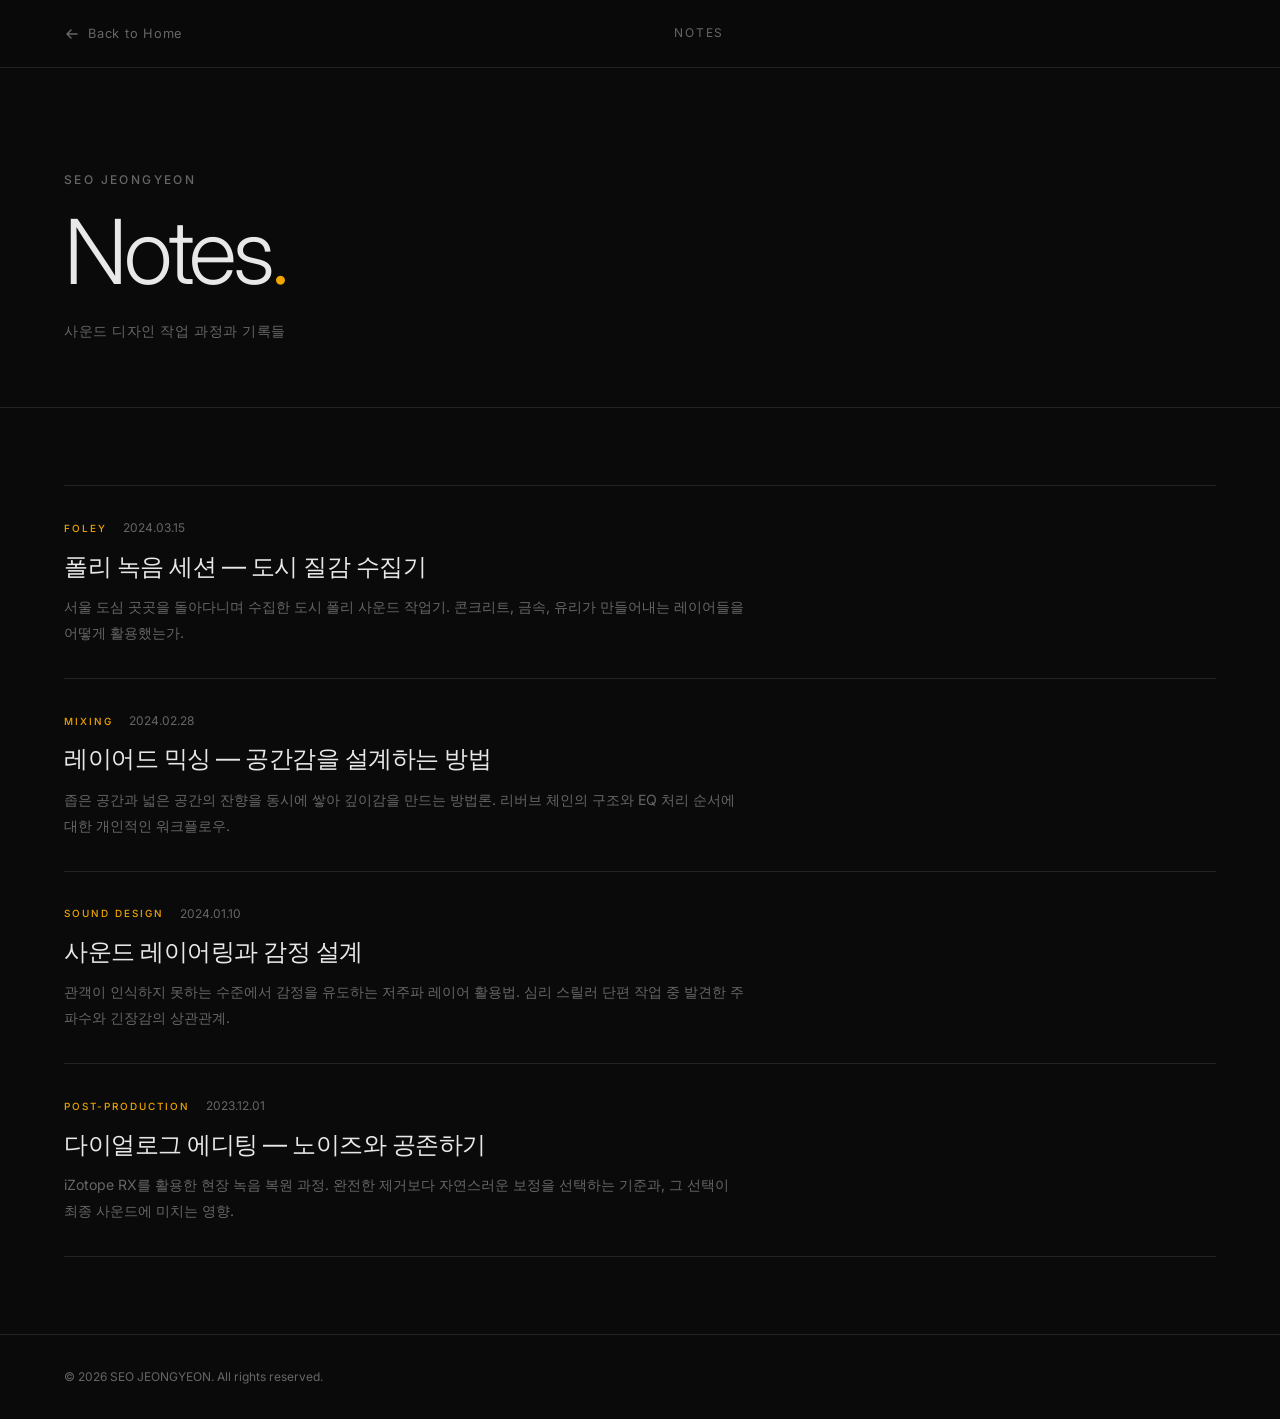
<file: notes/index.html>
<!DOCTYPE html>
<html lang="ko">
<head>
  <meta charset="UTF-8" />
  <meta name="viewport" content="width=device-width, initial-scale=1.0" />
  <meta name="description" content="SEO JEONGYEON — 사운드 디자인 작업 일지" />
  <title>Notes — SEO JEONGYEON</title>
  <link rel="preconnect" href="https://fonts.googleapis.com" />
  <link rel="preconnect" href="https://fonts.gstatic.com" crossorigin />
  <link href="https://fonts.googleapis.com/css2?family=Inter:wght@300;400;500;600&display=swap" rel="stylesheet" />
  <link rel="stylesheet" href="../style.css" />
  <!-- Google Analytics -->
  <script async src="https://www.googletagmanager.com/gtag/js?id=G-EVB23PLC7V"></script>
  <script>
    window.dataLayer = window.dataLayer || [];
    function gtag(){dataLayer.push(arguments);}
    gtag('js', new Date());
    gtag('config', 'G-EVB23PLC7V');
  </script>
</head>
<body>

  <!-- ── TOP BAR ────────────────────────────────────── -->
  <header class="pd-topbar">
    <div class="pd-topbar__inner">
      <a href="../index.html" class="pd-back-btn">
        <svg width="16" height="16" viewBox="0 0 16 16" fill="none" aria-hidden="true">
          <path d="M13 8H3M7 4L3 8l4 4" stroke="currentColor" stroke-width="1.5"
                stroke-linecap="round" stroke-linejoin="round"/>
        </svg>
        Back to Home
      </a>
      <span class="pd-topbar__label">Notes</span>
      <span aria-hidden="true"></span>
    </div>
  </header>

  <main style="padding-top: var(--nav-h)">

    <!-- ── HERO ─────────────────────────────────────── -->
    <section class="cr-hero">
      <div class="container">
        <p class="cr-hero__eyebrow">SEO JEONGYEON</p>
        <h1 class="cr-hero__title">Notes<span class="accent">.</span></h1>
        <p class="cr-hero__sub">사운드 디자인 작업 과정과 기록들</p>
      </div>
    </section>

    <!-- ── NOTE LIST ─────────────────────────────────── -->
    <section class="cr-section">
      <div class="container">
        <div class="note-list">

          <a href="note-01.html" class="note-card">
            <div class="note-card__meta">
              <span class="note-card__category">Foley</span>
              <span class="note-card__date">2024.03.15</span>
            </div>
            <h2 class="note-card__title">폴리 녹음 세션 — 도시 질감 수집기</h2>
            <p class="note-card__summary">서울 도심 곳곳을 돌아다니며 수집한 도시 폴리 사운드 작업기. 콘크리트, 금속, 유리가 만들어내는 레이어들을 어떻게 활용했는가.</p>
          </a>

          <a href="note-01.html" class="note-card">
            <div class="note-card__meta">
              <span class="note-card__category">Mixing</span>
              <span class="note-card__date">2024.02.28</span>
            </div>
            <h2 class="note-card__title">레이어드 믹싱 — 공간감을 설계하는 방법</h2>
            <p class="note-card__summary">좁은 공간과 넓은 공간의 잔향을 동시에 쌓아 깊이감을 만드는 방법론. 리버브 체인의 구조와 EQ 처리 순서에 대한 개인적인 워크플로우.</p>
          </a>

          <a href="note-01.html" class="note-card">
            <div class="note-card__meta">
              <span class="note-card__category">Sound Design</span>
              <span class="note-card__date">2024.01.10</span>
            </div>
            <h2 class="note-card__title">사운드 레이어링과 감정 설계</h2>
            <p class="note-card__summary">관객이 인식하지 못하는 수준에서 감정을 유도하는 저주파 레이어 활용법. 심리 스릴러 단편 작업 중 발견한 주파수와 긴장감의 상관관계.</p>
          </a>

          <a href="note-01.html" class="note-card">
            <div class="note-card__meta">
              <span class="note-card__category">Post-production</span>
              <span class="note-card__date">2023.12.01</span>
            </div>
            <h2 class="note-card__title">다이얼로그 에디팅 — 노이즈와 공존하기</h2>
            <p class="note-card__summary">iZotope RX를 활용한 현장 녹음 복원 과정. 완전한 제거보다 자연스러운 보정을 선택하는 기준과, 그 선택이 최종 사운드에 미치는 영향.</p>
          </a>

        </div>
      </div>
    </section>

  </main>

  <!-- ── FOOTER ─────────────────────────────────────── -->
  <footer class="pd-footer">
    <div class="container">
      <p>© <span id="year"></span> SEO JEONGYEON. All rights reserved.</p>
    </div>
  </footer>

  <script>
    document.getElementById('year').textContent = new Date().getFullYear();
  </script>
</body>
</html>
</file>
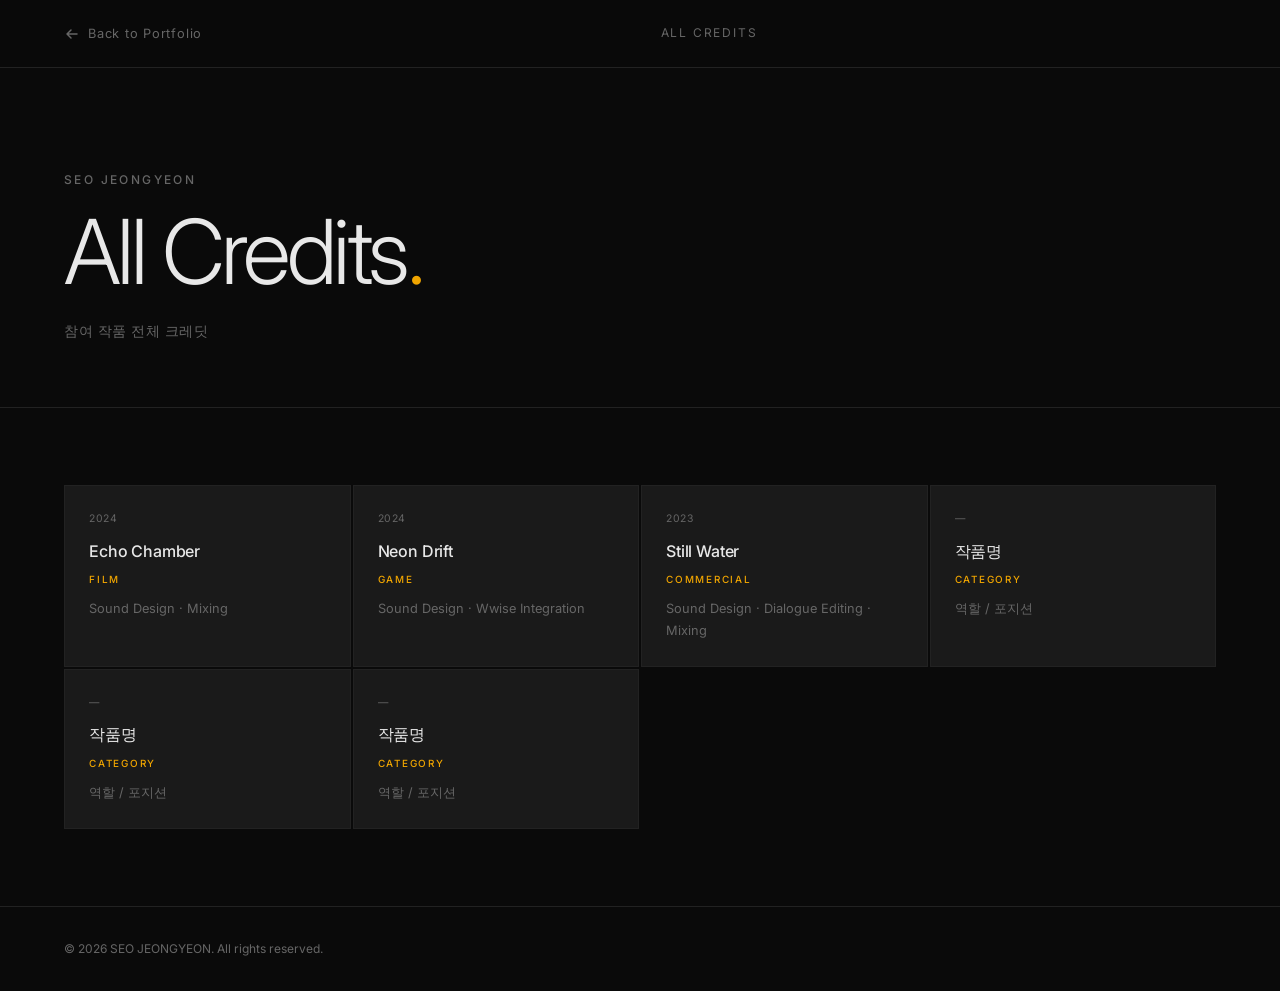
<file: credits.html>
<!DOCTYPE html>
<html lang="ko">
<head>
  <meta charset="UTF-8" />
  <meta name="viewport" content="width=device-width, initial-scale=1.0" />
  <meta name="description" content="SEO JEONGYEON — 전체 참여 크레딧" />
  <title>All Credits — SEO JEONGYEON</title>
  <link rel="preconnect" href="https://fonts.googleapis.com" />
  <link rel="preconnect" href="https://fonts.gstatic.com" crossorigin />
  <link href="https://fonts.googleapis.com/css2?family=Inter:wght@300;400;500;600&display=swap" rel="stylesheet" />
  <link rel="stylesheet" href="style.css" />
  <!-- Google Analytics -->
  <script async src="https://www.googletagmanager.com/gtag/js?id=G-EVB23PLC7V"></script>
  <script>
    window.dataLayer = window.dataLayer || [];
    function gtag(){dataLayer.push(arguments);}
    gtag('js', new Date());
    gtag('config', 'G-EVB23PLC7V');
  </script>
</head>
<body>

  <!-- ── TOP BAR ────────────────────────────────────── -->
  <header class="pd-topbar">
    <div class="pd-topbar__inner">
      <a href="index.html" class="pd-back-btn">
        <svg width="16" height="16" viewBox="0 0 16 16" fill="none" aria-hidden="true">
          <path d="M13 8H3M7 4L3 8l4 4" stroke="currentColor" stroke-width="1.5"
                stroke-linecap="round" stroke-linejoin="round"/>
        </svg>
        Back to Portfolio
      </a>
      <span class="pd-topbar__label">All Credits</span>
      <span aria-hidden="true"></span>
    </div>
  </header>

  <main style="padding-top: var(--nav-h)">

    <!-- ── HERO ───────────────────────────────────────── -->
    <section class="cr-hero">
      <div class="container">
        <p class="cr-hero__eyebrow">SEO JEONGYEON</p>
        <h1 class="cr-hero__title">All Credits<span class="accent">.</span></h1>
        <p class="cr-hero__sub">참여 작품 전체 크레딧</p>
      </div>
    </section>

    <!-- ── CREDITS GRID ───────────────────────────────── -->
    <section class="cr-section">
      <div class="container">
        <div class="credits-grid">

          <div class="credit-card">
            <p class="credit-card__year">2024</p>
            <p class="credit-card__title">Echo Chamber</p>
            <p class="credit-card__category">Film</p>
            <p class="credit-card__role">Sound Design · Mixing</p>
          </div>

          <div class="credit-card">
            <p class="credit-card__year">2024</p>
            <p class="credit-card__title">Neon Drift</p>
            <p class="credit-card__category">Game</p>
            <p class="credit-card__role">Sound Design · Wwise Integration</p>
          </div>

          <div class="credit-card">
            <p class="credit-card__year">2023</p>
            <p class="credit-card__title">Still Water</p>
            <p class="credit-card__category">Commercial</p>
            <p class="credit-card__role">Sound Design · Dialogue Editing · Mixing</p>
          </div>

          <!-- 아래 카드들은 실제 참여 작품으로 교체하세요 -->
          <div class="credit-card">
            <p class="credit-card__year">—</p>
            <p class="credit-card__title">작품명</p>
            <p class="credit-card__category">Category</p>
            <p class="credit-card__role">역할 / 포지션</p>
          </div>

          <div class="credit-card">
            <p class="credit-card__year">—</p>
            <p class="credit-card__title">작품명</p>
            <p class="credit-card__category">Category</p>
            <p class="credit-card__role">역할 / 포지션</p>
          </div>

          <div class="credit-card">
            <p class="credit-card__year">—</p>
            <p class="credit-card__title">작품명</p>
            <p class="credit-card__category">Category</p>
            <p class="credit-card__role">역할 / 포지션</p>
          </div>

        </div>
      </div>
    </section>

  </main>

  <!-- ── FOOTER ─────────────────────────────────────── -->
  <footer class="pd-footer">
    <div class="container">
      <p>© <span id="year"></span> SEO JEONGYEON. All rights reserved.</p>
    </div>
  </footer>

  <script>
    document.getElementById('year').textContent = new Date().getFullYear();
  </script>
</body>
</html>
</file>
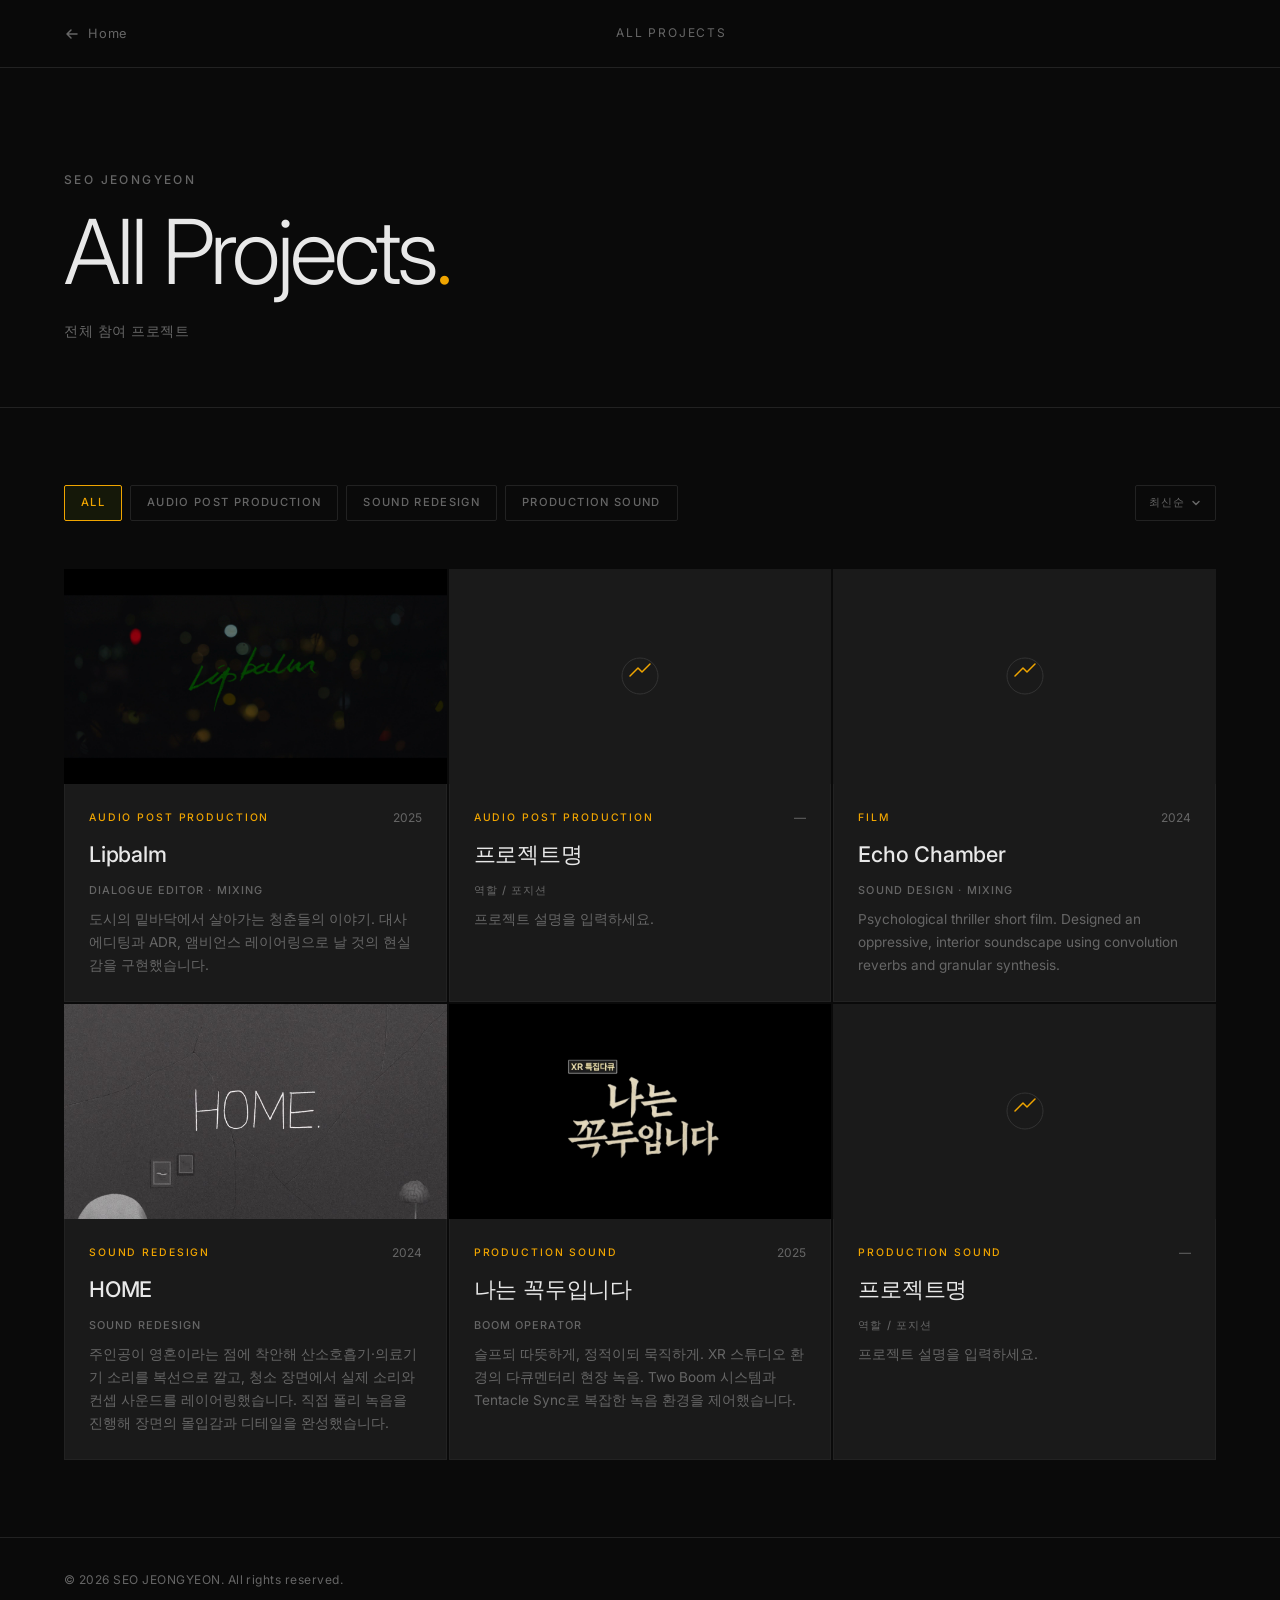
<file: projects.html>
<!DOCTYPE html>
<html lang="ko">
<head>
  <meta charset="UTF-8" />
  <meta name="viewport" content="width=device-width, initial-scale=1.0" />
  <meta name="description" content="SEO JEONGYEON — 전체 프로젝트" />
  <title>All Projects — SEO JEONGYEON</title>
  <link rel="preconnect" href="https://fonts.googleapis.com" />
  <link rel="preconnect" href="https://fonts.gstatic.com" crossorigin />
  <link href="https://fonts.googleapis.com/css2?family=Inter:wght@300;400;500;600&display=swap" rel="stylesheet" />
  <link rel="stylesheet" href="style.css" />
  <!-- Google Analytics -->
  <script async src="https://www.googletagmanager.com/gtag/js?id=G-EVB23PLC7V"></script>
  <script>
    window.dataLayer = window.dataLayer || [];
    function gtag(){dataLayer.push(arguments);}
    gtag('js', new Date());
    gtag('config', 'G-EVB23PLC7V');
  </script>
</head>
<body>

  <!-- ── TOP BAR ────────────────────────────────────── -->
  <header class="pd-topbar">
    <div class="pd-topbar__inner">
      <a href="index.html" class="pd-back-btn">
        <svg width="16" height="16" viewBox="0 0 16 16" fill="none" aria-hidden="true">
          <path d="M13 8H3M7 4L3 8l4 4" stroke="currentColor" stroke-width="1.5"
                stroke-linecap="round" stroke-linejoin="round"/>
        </svg>
        Home
      </a>
      <span class="pd-topbar__label">All Projects</span>
      <span aria-hidden="true"></span>
    </div>
  </header>

  <main style="padding-top: var(--nav-h)">

    <!-- ── HERO ─────────────────────────────────────── -->
    <section class="cr-hero">
      <div class="container">
        <p class="cr-hero__eyebrow">SEO JEONGYEON</p>
        <h1 class="cr-hero__title">All Projects<span class="accent">.</span></h1>
        <p class="cr-hero__sub">전체 참여 프로젝트</p>
      </div>
    </section>

    <!-- ── PROJECT LIST ──────────────────────────────── -->
    <section class="cr-section">
      <div class="container">

        <!-- Category Filter + Sort -->
        <div class="work__controls">
          <div class="work__filters" role="group" aria-label="카테고리 필터">
            <button class="filter-btn active" data-filter="all">All</button>
            <button class="filter-btn" data-filter="post">Audio Post Production</button>
            <button class="filter-btn" data-filter="sound-redesign">Sound Redesign</button>
            <button class="filter-btn" data-filter="production">Production Sound</button>
          </div>
          <div class="sort-dropdown" id="sortDropdown">
            <button class="sort-dropdown__trigger" id="sortTrigger" aria-haspopup="listbox" aria-expanded="false">
              <span id="sortLabel">최신순</span>
              <svg width="10" height="10" viewBox="0 0 10 10" fill="none" aria-hidden="true">
                <path d="M2 3.5L5 6.5L8 3.5" stroke="currentColor" stroke-width="1.5"
                      stroke-linecap="round" stroke-linejoin="round"/>
              </svg>
            </button>
            <ul class="sort-dropdown__menu" role="listbox" aria-label="정렬 방식">
              <li class="sort-dropdown__item active" role="option" data-sort="newest" aria-selected="true">최신순</li>
              <li class="sort-dropdown__item" role="option" data-sort="oldest" aria-selected="false">오래된 순</li>
            </ul>
          </div>
        </div>

        <div class="work__grid">

          <!-- ── Audio Post Production ── -->
          <a href="projects/project-03.html"
             class="project-card-link"
             data-category="post"
             data-year="2025"
             aria-label="Lipbalm 프로젝트 상세 보기">
            <article class="project-card">
              <figure class="project-card__media">
                <video class="project-card__video" muted loop playsinline preload="none"
                       poster="videos/lipbalm_card_thumb.jpg">
                </video>
                <div class="project-card__fallback" aria-hidden="true">
                  <svg width="40" height="40" viewBox="0 0 40 40" fill="none">
                    <path d="M10 20l8-8 4 4 8-8" stroke="#F0A500" stroke-width="1.5"
                          stroke-linecap="round" stroke-linejoin="round"/>
                    <circle cx="20" cy="20" r="18" stroke="#333" stroke-width="1"/>
                  </svg>
                </div>
                <div class="project-card__overlay" aria-hidden="true">
                  <span class="project-card__view-label">View Project
                    <svg width="14" height="14" viewBox="0 0 14 14" fill="none">
                      <path d="M2 7h10M8 3l4 4-4 4" stroke="currentColor"
                            stroke-width="1.5" stroke-linecap="round" stroke-linejoin="round"/>
                    </svg>
                  </span>
                </div>
              </figure>
              <div class="project-card__info">
                <div class="project-card__meta">
                  <span class="project-card__category">Audio Post Production</span>
                  <span class="project-card__year">2025</span>
                </div>
                <h3 class="project-card__title">Lipbalm</h3>
                <p class="project-card__role">Dialogue Editor · Mixing</p>
                <p class="project-card__desc">도시의 밑바닥에서 살아가는 청춘들의 이야기. 대사 에디팅과 ADR, 앰비언스 레이어링으로 날 것의 현실감을 구현했습니다.</p>
              </div>
            </article>
          </a>

          <a href="#"
             class="project-card-link"
             data-category="post"
             data-year="0"
             aria-label="프로젝트 추가 예정">
            <article class="project-card">
              <figure class="project-card__media">
                <div class="project-card__fallback" aria-hidden="true">
                  <svg width="40" height="40" viewBox="0 0 40 40" fill="none">
                    <path d="M10 20l8-8 4 4 8-8" stroke="#F0A500" stroke-width="1.5"
                          stroke-linecap="round" stroke-linejoin="round"/>
                    <circle cx="20" cy="20" r="18" stroke="#333" stroke-width="1"/>
                  </svg>
                </div>
              </figure>
              <div class="project-card__info">
                <div class="project-card__meta">
                  <span class="project-card__category">Audio Post Production</span>
                  <span class="project-card__year">—</span>
                </div>
                <h3 class="project-card__title">프로젝트명</h3>
                <p class="project-card__role">역할 / 포지션</p>
                <p class="project-card__desc">프로젝트 설명을 입력하세요.</p>
              </div>
            </article>
          </a>

          <!-- ── Sound Redesign ── -->
          <a href="projects/project-01.html"
             class="project-card-link"
             data-category="sound-redesign"
             data-year="2024"
             aria-label="Echo Chamber 프로젝트 상세 보기">
            <article class="project-card">
              <figure class="project-card__media">
                <video class="project-card__video" muted loop playsinline preload="none">
                  <!-- <source src="videos/echo-chamber.mp4" type="video/mp4"> -->
                </video>
                <div class="project-card__fallback" aria-hidden="true">
                  <svg width="40" height="40" viewBox="0 0 40 40" fill="none">
                    <path d="M10 20l8-8 4 4 8-8" stroke="#F0A500" stroke-width="1.5"
                          stroke-linecap="round" stroke-linejoin="round"/>
                    <circle cx="20" cy="20" r="18" stroke="#333" stroke-width="1"/>
                  </svg>
                </div>
                <div class="project-card__overlay" aria-hidden="true">
                  <span class="project-card__view-label">View Project
                    <svg width="14" height="14" viewBox="0 0 14 14" fill="none">
                      <path d="M2 7h10M8 3l4 4-4 4" stroke="currentColor"
                            stroke-width="1.5" stroke-linecap="round" stroke-linejoin="round"/>
                    </svg>
                  </span>
                </div>
              </figure>
              <div class="project-card__info">
                <div class="project-card__meta">
                  <span class="project-card__category">Film</span>
                  <span class="project-card__year">2024</span>
                </div>
                <h3 class="project-card__title">Echo Chamber</h3>
                <p class="project-card__role">Sound Design · Mixing</p>
                <p class="project-card__desc">Psychological thriller short film. Designed an oppressive,
                  interior soundscape using convolution reverbs and granular synthesis.</p>
              </div>
            </article>
          </a>

          <a href="projects/project-home.html"
             class="project-card-link"
             data-category="sound-redesign"
             data-year="2024"
             aria-label="HOME 프로젝트 상세 보기">
            <article class="project-card">
              <figure class="project-card__media">
                <video class="project-card__video" muted loop playsinline preload="none"
                       poster="videos/HOME_SJY_thumb.jpg">
                  <source src="videos/HOME_SJY.mp4" type="video/mp4">
                </video>
                <div class="project-card__fallback" aria-hidden="true">
                  <svg width="40" height="40" viewBox="0 0 40 40" fill="none">
                    <path d="M10 20l8-8 4 4 8-8" stroke="#F0A500" stroke-width="1.5"
                          stroke-linecap="round" stroke-linejoin="round"/>
                    <circle cx="20" cy="20" r="18" stroke="#333" stroke-width="1"/>
                  </svg>
                </div>
                <div class="project-card__overlay" aria-hidden="true">
                  <span class="project-card__view-label">View Project
                    <svg width="14" height="14" viewBox="0 0 14 14" fill="none">
                      <path d="M2 7h10M8 3l4 4-4 4" stroke="currentColor"
                            stroke-width="1.5" stroke-linecap="round" stroke-linejoin="round"/>
                    </svg>
                  </span>
                </div>
              </figure>
              <div class="project-card__info">
                <div class="project-card__meta">
                  <span class="project-card__category">Sound Redesign</span>
                  <span class="project-card__year">2024</span>
                </div>
                <h3 class="project-card__title">HOME</h3>
                <p class="project-card__role">Sound Redesign</p>
                <p class="project-card__desc">주인공이 영혼이라는 점에 착안해 산소호흡기·의료기기 소리를 복선으로 깔고, 청소 장면에서 실제 소리와 컨셉 사운드를 레이어링했습니다. 직접 폴리 녹음을 진행해 장면의 몰입감과 디테일을 완성했습니다.</p>
              </div>
            </article>
          </a>

          <!-- ── Production Sound ── -->
          <a href="projects/project-02.html"
             class="project-card-link"
             data-category="production"
             data-year="2025"
             aria-label="나는 꼭두입니다 프로젝트 상세 보기">
            <article class="project-card">
              <figure class="project-card__media">
                <video class="project-card__video" muted loop playsinline preload="none"
                       poster="videos/나는꼭두입니다_thumb1.png">
                </video>
                <div class="project-card__fallback" aria-hidden="true">
                  <svg width="40" height="40" viewBox="0 0 40 40" fill="none">
                    <path d="M10 20l8-8 4 4 8-8" stroke="#F0A500" stroke-width="1.5"
                          stroke-linecap="round" stroke-linejoin="round"/>
                    <circle cx="20" cy="20" r="18" stroke="#333" stroke-width="1"/>
                  </svg>
                </div>
                <div class="project-card__overlay" aria-hidden="true">
                  <span class="project-card__view-label">View Project
                    <svg width="14" height="14" viewBox="0 0 14 14" fill="none">
                      <path d="M2 7h10M8 3l4 4-4 4" stroke="currentColor"
                            stroke-width="1.5" stroke-linecap="round" stroke-linejoin="round"/>
                    </svg>
                  </span>
                </div>
              </figure>
              <div class="project-card__info">
                <div class="project-card__meta">
                  <span class="project-card__category">Production Sound</span>
                  <span class="project-card__year">2025</span>
                </div>
                <h3 class="project-card__title">나는 꼭두입니다</h3>
                <p class="project-card__role">Boom Operator</p>
                <p class="project-card__desc">슬프되 따뜻하게, 정적이되 묵직하게. XR 스튜디오 환경의 다큐멘터리 현장 녹음. Two Boom 시스템과 Tentacle Sync로 복잡한 녹음 환경을 제어했습니다.</p>
              </div>
            </article>
          </a>

          <a href="#"
             class="project-card-link"
             data-category="production"
             data-year="0"
             aria-label="프로젝트 추가 예정">
            <article class="project-card">
              <figure class="project-card__media">
                <div class="project-card__fallback" aria-hidden="true">
                  <svg width="40" height="40" viewBox="0 0 40 40" fill="none">
                    <path d="M10 20l8-8 4 4 8-8" stroke="#F0A500" stroke-width="1.5"
                          stroke-linecap="round" stroke-linejoin="round"/>
                    <circle cx="20" cy="20" r="18" stroke="#333" stroke-width="1"/>
                  </svg>
                </div>
              </figure>
              <div class="project-card__info">
                <div class="project-card__meta">
                  <span class="project-card__category">Production Sound</span>
                  <span class="project-card__year">—</span>
                </div>
                <h3 class="project-card__title">프로젝트명</h3>
                <p class="project-card__role">역할 / 포지션</p>
                <p class="project-card__desc">프로젝트 설명을 입력하세요.</p>
              </div>
            </article>
          </a>

        </div>
      </div>
    </section>

  </main>

  <!-- ── FOOTER ─────────────────────────────────────── -->
  <footer class="footer">
    <div class="container">
      <p>© <span id="year"></span> SEO JEONGYEON. All rights reserved.</p>
    </div>
  </footer>

  <script>
    document.getElementById('year').textContent = new Date().getFullYear();

    (function () {
      var filterBtns = document.querySelectorAll('.filter-btn');
      var grid       = document.querySelector('.work__grid');
      var trigger    = document.getElementById('sortTrigger');
      var dropdown   = document.getElementById('sortDropdown');
      var sortLabel  = document.getElementById('sortLabel');
      var sortItems  = document.querySelectorAll('.sort-dropdown__item');
      if (!filterBtns.length || !grid) return;

      var activeFilter = 'all';
      var activeSort   = 'newest';

      function applyFilterAndSort() {
        var cards = Array.from(grid.querySelectorAll('.project-card-link[data-category]'));
        cards.sort(function (a, b) {
          var ya = parseInt(a.getAttribute('data-year') || '0', 10);
          var yb = parseInt(b.getAttribute('data-year') || '0', 10);
          return activeSort === 'newest' ? yb - ya : ya - yb;
        });
        cards.forEach(function (card) {
          grid.appendChild(card);
          var cat = card.getAttribute('data-category');
          card.style.display = (activeFilter === 'all' || cat === activeFilter) ? '' : 'none';
        });
      }

      filterBtns.forEach(function (btn) {
        btn.addEventListener('click', function () {
          activeFilter = btn.getAttribute('data-filter');
          filterBtns.forEach(function (b) { b.classList.remove('active'); });
          btn.classList.add('active');
          applyFilterAndSort();
        });
      });

      // Dropdown toggle
      trigger.addEventListener('click', function (e) {
        e.stopPropagation();
        var isOpen = dropdown.classList.toggle('open');
        trigger.setAttribute('aria-expanded', String(isOpen));
      });

      sortItems.forEach(function (item) {
        item.addEventListener('click', function () {
          activeSort = item.getAttribute('data-sort');
          sortLabel.textContent = item.textContent;
          sortItems.forEach(function (i) { i.classList.remove('active'); i.setAttribute('aria-selected', 'false'); });
          item.classList.add('active');
          item.setAttribute('aria-selected', 'true');
          dropdown.classList.remove('open');
          trigger.setAttribute('aria-expanded', 'false');
          applyFilterAndSort();
        });
      });

      document.addEventListener('click', function () {
        dropdown.classList.remove('open');
        trigger.setAttribute('aria-expanded', 'false');
      });

      // Video hover
      grid.querySelectorAll('.project-card-link').forEach(function (link) {
        var video = link.querySelector('.project-card__video');
        if (!video) return;
        link.addEventListener('mouseenter', function () { video.play().catch(function () {}); });
        link.addEventListener('mouseleave', function () { video.pause(); video.currentTime = 0; if (video.hasAttribute('poster')) video.load(); });
      });
    })();
  </script>
</body>
</html>
</file>
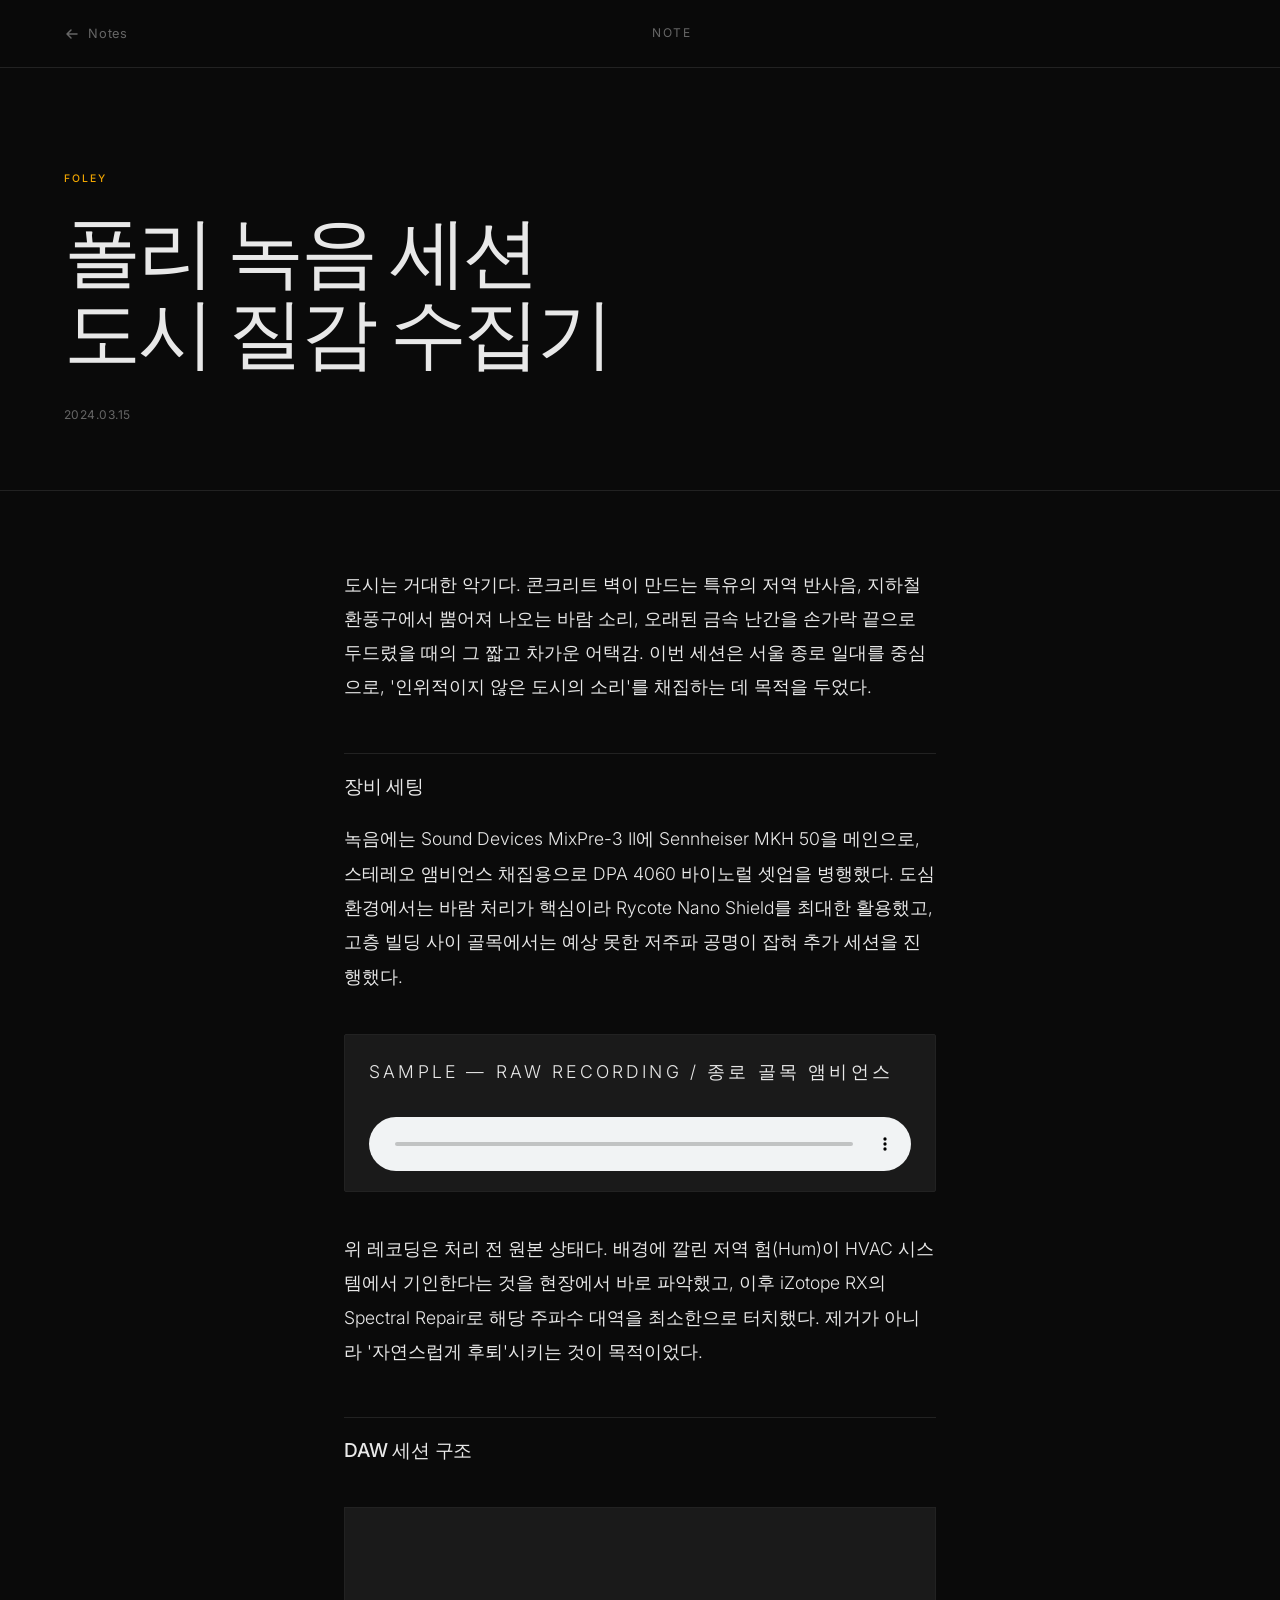
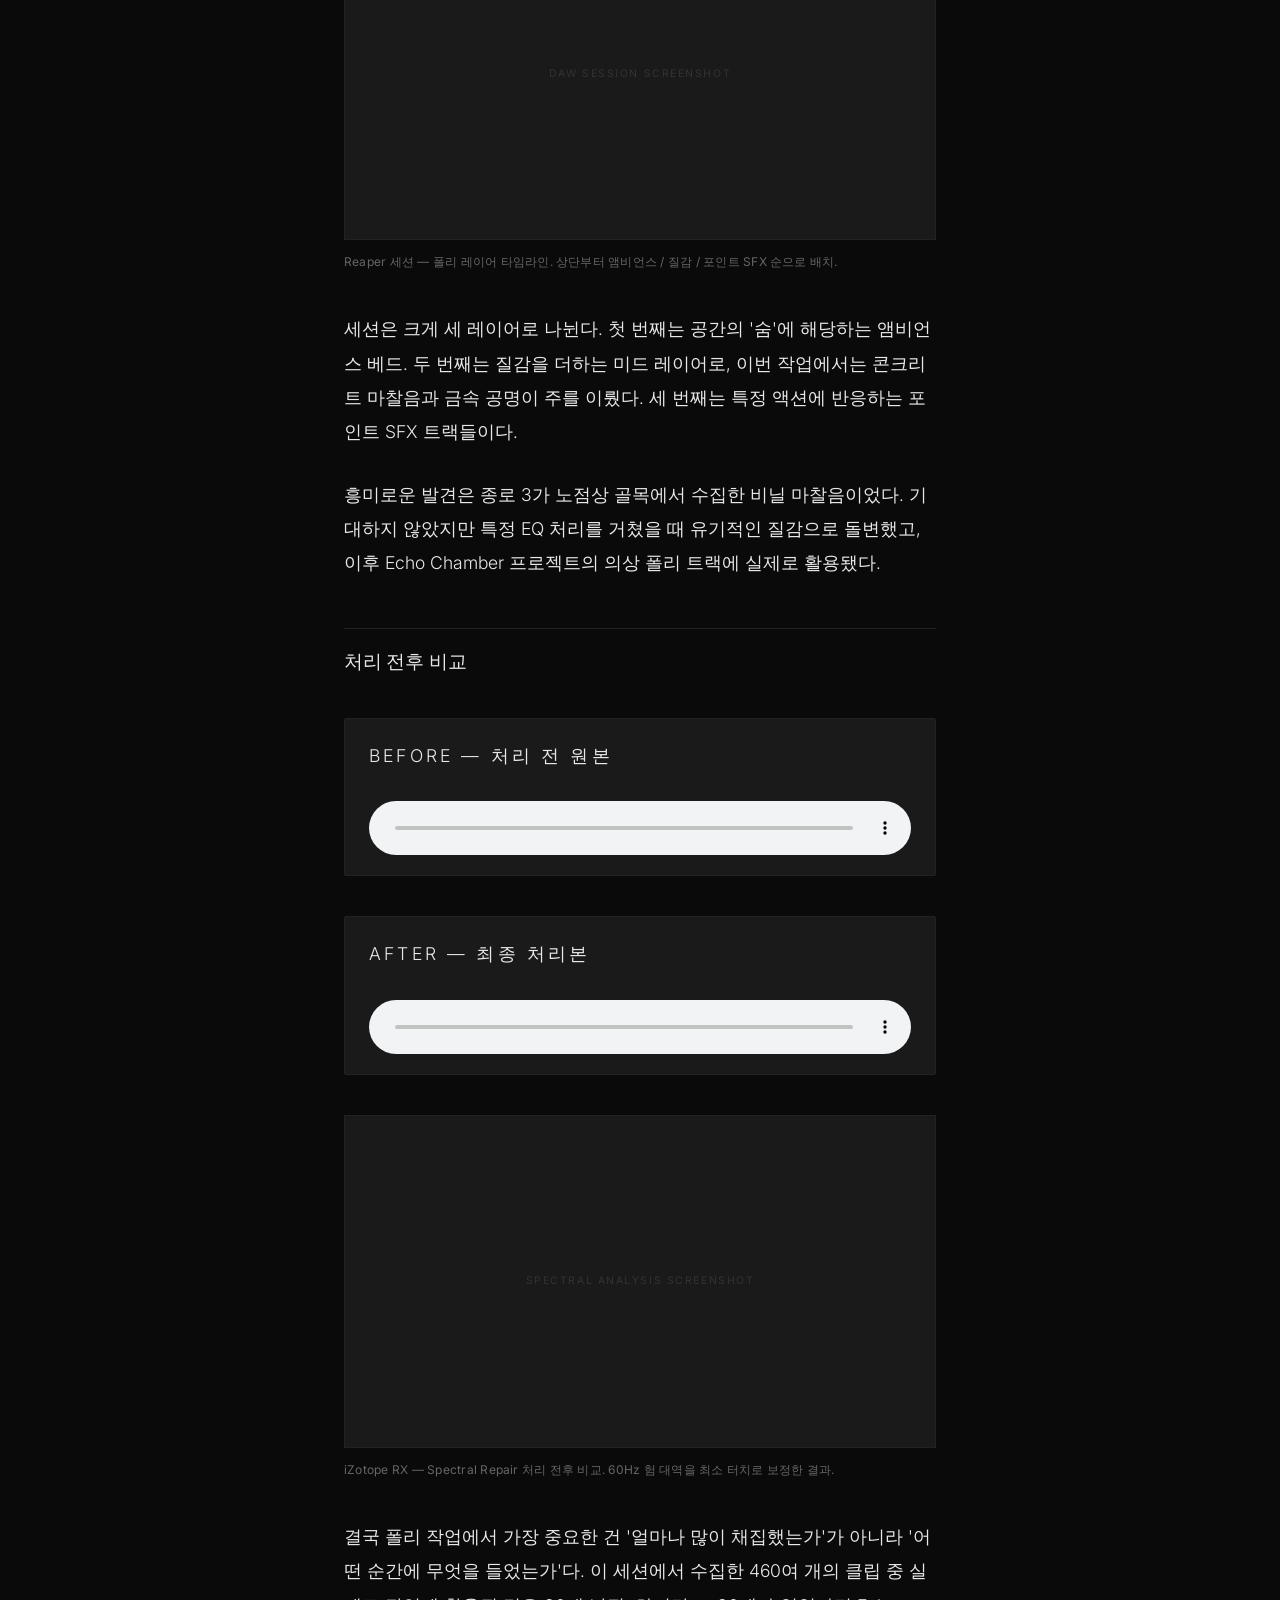
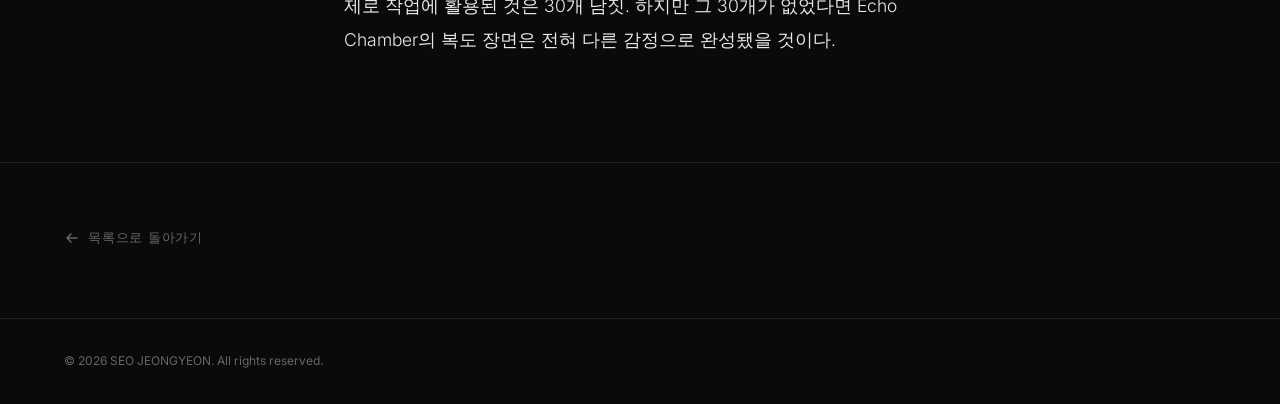
<file: notes/note-01.html>
<!DOCTYPE html>
<html lang="ko">
<head>
  <meta charset="UTF-8" />
  <meta name="viewport" content="width=device-width, initial-scale=1.0" />
  <meta name="description" content="폴리 녹음 세션 — 도시 질감 수집기 | SEO JEONGYEON Notes" />
  <title>폴리 녹음 세션 — SEO JEONGYEON</title>
  <link rel="preconnect" href="https://fonts.googleapis.com" />
  <link rel="preconnect" href="https://fonts.gstatic.com" crossorigin />
  <link href="https://fonts.googleapis.com/css2?family=Inter:wght@300;400;500;600&display=swap" rel="stylesheet" />
  <link rel="stylesheet" href="../style.css" />
  <!-- Google Analytics -->
  <script async src="https://www.googletagmanager.com/gtag/js?id=G-EVB23PLC7V"></script>
  <script>
    window.dataLayer = window.dataLayer || [];
    function gtag(){dataLayer.push(arguments);}
    gtag('js', new Date());
    gtag('config', 'G-EVB23PLC7V');
  </script>
</head>
<body>

  <!-- ── TOP BAR ────────────────────────────────────── -->
  <header class="pd-topbar">
    <div class="pd-topbar__inner">
      <a href="index.html" class="pd-back-btn">
        <svg width="16" height="16" viewBox="0 0 16 16" fill="none" aria-hidden="true">
          <path d="M13 8H3M7 4L3 8l4 4" stroke="currentColor" stroke-width="1.5"
                stroke-linecap="round" stroke-linejoin="round"/>
        </svg>
        Notes
      </a>
      <span class="pd-topbar__label">Note</span>
      <span aria-hidden="true"></span>
    </div>
  </header>

  <main style="padding-top: var(--nav-h)">

    <!-- ── ARTICLE HEADER ────────────────────────────── -->
    <article class="note-article">
      <header class="note-article__header">
        <div class="container">
          <p class="note-article__category">Foley</p>
          <h1 class="note-article__title">폴리 녹음 세션<br>도시 질감 수집기</h1>
          <p class="note-article__date">2024.03.15</p>
        </div>
      </header>

      <!-- ── ARTICLE BODY ─────────────────────────────── -->
      <div class="note-article__body">
        <div class="container note-article__container">

          <p>
            도시는 거대한 악기다. 콘크리트 벽이 만드는 특유의 저역 반사음, 지하철 환풍구에서 뿜어져 나오는 바람 소리, 오래된 금속 난간을 손가락 끝으로 두드렸을 때의 그 짧고 차가운 어택감. 이번 세션은 서울 종로 일대를 중심으로, '인위적이지 않은 도시의 소리'를 채집하는 데 목적을 두었다.
          </p>

          <h2>장비 세팅</h2>

          <p>
            녹음에는 Sound Devices MixPre-3 II에 Sennheiser MKH 50을 메인으로, 스테레오 앰비언스 채집용으로 DPA 4060 바이노럴 셋업을 병행했다. 도심 환경에서는 바람 처리가 핵심이라 Rycote Nano Shield를 최대한 활용했고, 고층 빌딩 사이 골목에서는 예상 못한 저주파 공명이 잡혀 추가 세션을 진행했다.
          </p>

          <!-- ── AUDIO PLAYER ─────────────────────────── -->
          <div class="note-audio">
            <p class="note-audio__label">Sample — Raw Recording / 종로 골목 앰비언스</p>
            <audio controls>
              <!-- 실제 파일로 교체: <source src="../audio/foley-jongno-raw.mp3" type="audio/mpeg"> -->
              <p>브라우저가 오디오 재생을 지원하지 않습니다.</p>
            </audio>
          </div>

          <p>
            위 레코딩은 처리 전 원본 상태다. 배경에 깔린 저역 험(Hum)이 HVAC 시스템에서 기인한다는 것을 현장에서 바로 파악했고, 이후 iZotope RX의 Spectral Repair로 해당 주파수 대역을 최소한으로 터치했다. 제거가 아니라 '자연스럽게 후퇴'시키는 것이 목적이었다.
          </p>

          <h2>DAW 세션 구조</h2>

          <!-- ── IMAGE PLACEHOLDER ─────────────────────── -->
          <figure class="note-figure">
            <div class="note-figure__placeholder" aria-label="DAW 세션 캡처 이미지 자리">
              <span>DAW Session Screenshot</span>
            </div>
            <figcaption>Reaper 세션 — 폴리 레이어 타임라인. 상단부터 앰비언스 / 질감 / 포인트 SFX 순으로 배치.</figcaption>
          </figure>

          <p>
            세션은 크게 세 레이어로 나뉜다. 첫 번째는 공간의 '숨'에 해당하는 앰비언스 베드. 두 번째는 질감을 더하는 미드 레이어로, 이번 작업에서는 콘크리트 마찰음과 금속 공명이 주를 이뤘다. 세 번째는 특정 액션에 반응하는 포인트 SFX 트랙들이다.
          </p>

          <p>
            흥미로운 발견은 종로 3가 노점상 골목에서 수집한 비닐 마찰음이었다. 기대하지 않았지만 특정 EQ 처리를 거쳤을 때 유기적인 질감으로 돌변했고, 이후 Echo Chamber 프로젝트의 의상 폴리 트랙에 실제로 활용됐다.
          </p>

          <h2>처리 전후 비교</h2>

          <!-- ── BEFORE / AFTER AUDIO ──────────────────── -->
          <div class="note-audio">
            <p class="note-audio__label">Before — 처리 전 원본</p>
            <audio controls>
              <!-- <source src="../audio/foley-before.mp3" type="audio/mpeg"> -->
              <p>브라우저가 오디오 재생을 지원하지 않습니다.</p>
            </audio>
          </div>

          <div class="note-audio">
            <p class="note-audio__label">After — 최종 처리본</p>
            <audio controls>
              <!-- <source src="../audio/foley-after.mp3" type="audio/mpeg"> -->
              <p>브라우저가 오디오 재생을 지원하지 않습니다.</p>
            </audio>
          </div>

          <!-- ── IMAGE PLACEHOLDER ─────────────────────── -->
          <figure class="note-figure">
            <div class="note-figure__placeholder" aria-label="스펙트럼 분석 이미지 자리">
              <span>Spectral Analysis Screenshot</span>
            </div>
            <figcaption>iZotope RX — Spectral Repair 처리 전후 비교. 60Hz 험 대역을 최소 터치로 보정한 결과.</figcaption>
          </figure>

          <p>
            결국 폴리 작업에서 가장 중요한 건 '얼마나 많이 채집했는가'가 아니라 '어떤 순간에 무엇을 들었는가'다. 이 세션에서 수집한 460여 개의 클립 중 실제로 작업에 활용된 것은 30개 남짓. 하지만 그 30개가 없었다면 Echo Chamber의 복도 장면은 전혀 다른 감정으로 완성됐을 것이다.
          </p>

        </div>
      </div>
    </article>

    <!-- ── BACK BUTTON ────────────────────────────────── -->
    <div class="note-back">
      <div class="container">
        <a href="index.html" class="pd-back-btn">
          <svg width="16" height="16" viewBox="0 0 16 16" fill="none" aria-hidden="true">
            <path d="M13 8H3M7 4L3 8l4 4" stroke="currentColor" stroke-width="1.5"
                  stroke-linecap="round" stroke-linejoin="round"/>
          </svg>
          목록으로 돌아가기
        </a>
      </div>
    </div>

  </main>

  <!-- ── FOOTER ─────────────────────────────────────── -->
  <footer class="pd-footer">
    <div class="container">
      <p>© <span id="year"></span> SEO JEONGYEON. All rights reserved.</p>
    </div>
  </footer>

  <script>
    document.getElementById('year').textContent = new Date().getFullYear();
  </script>
</body>
</html>
</file>
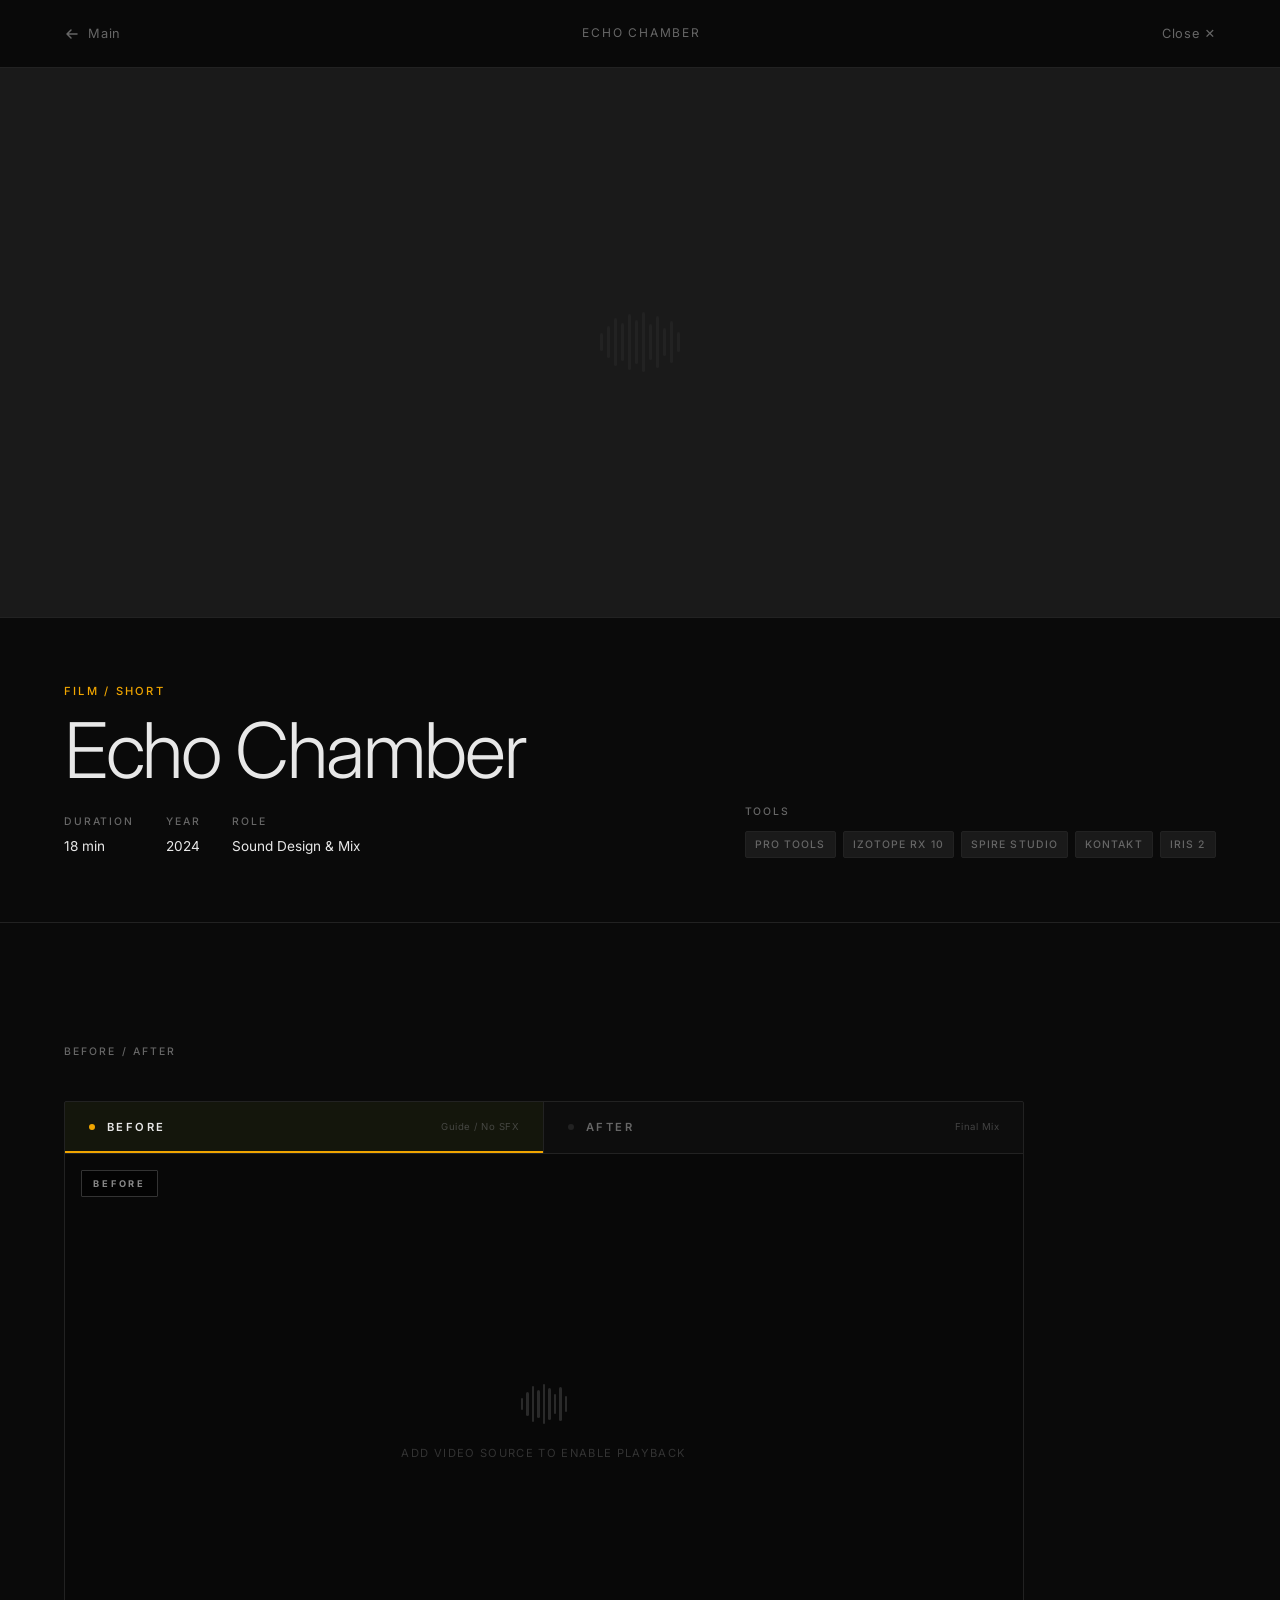
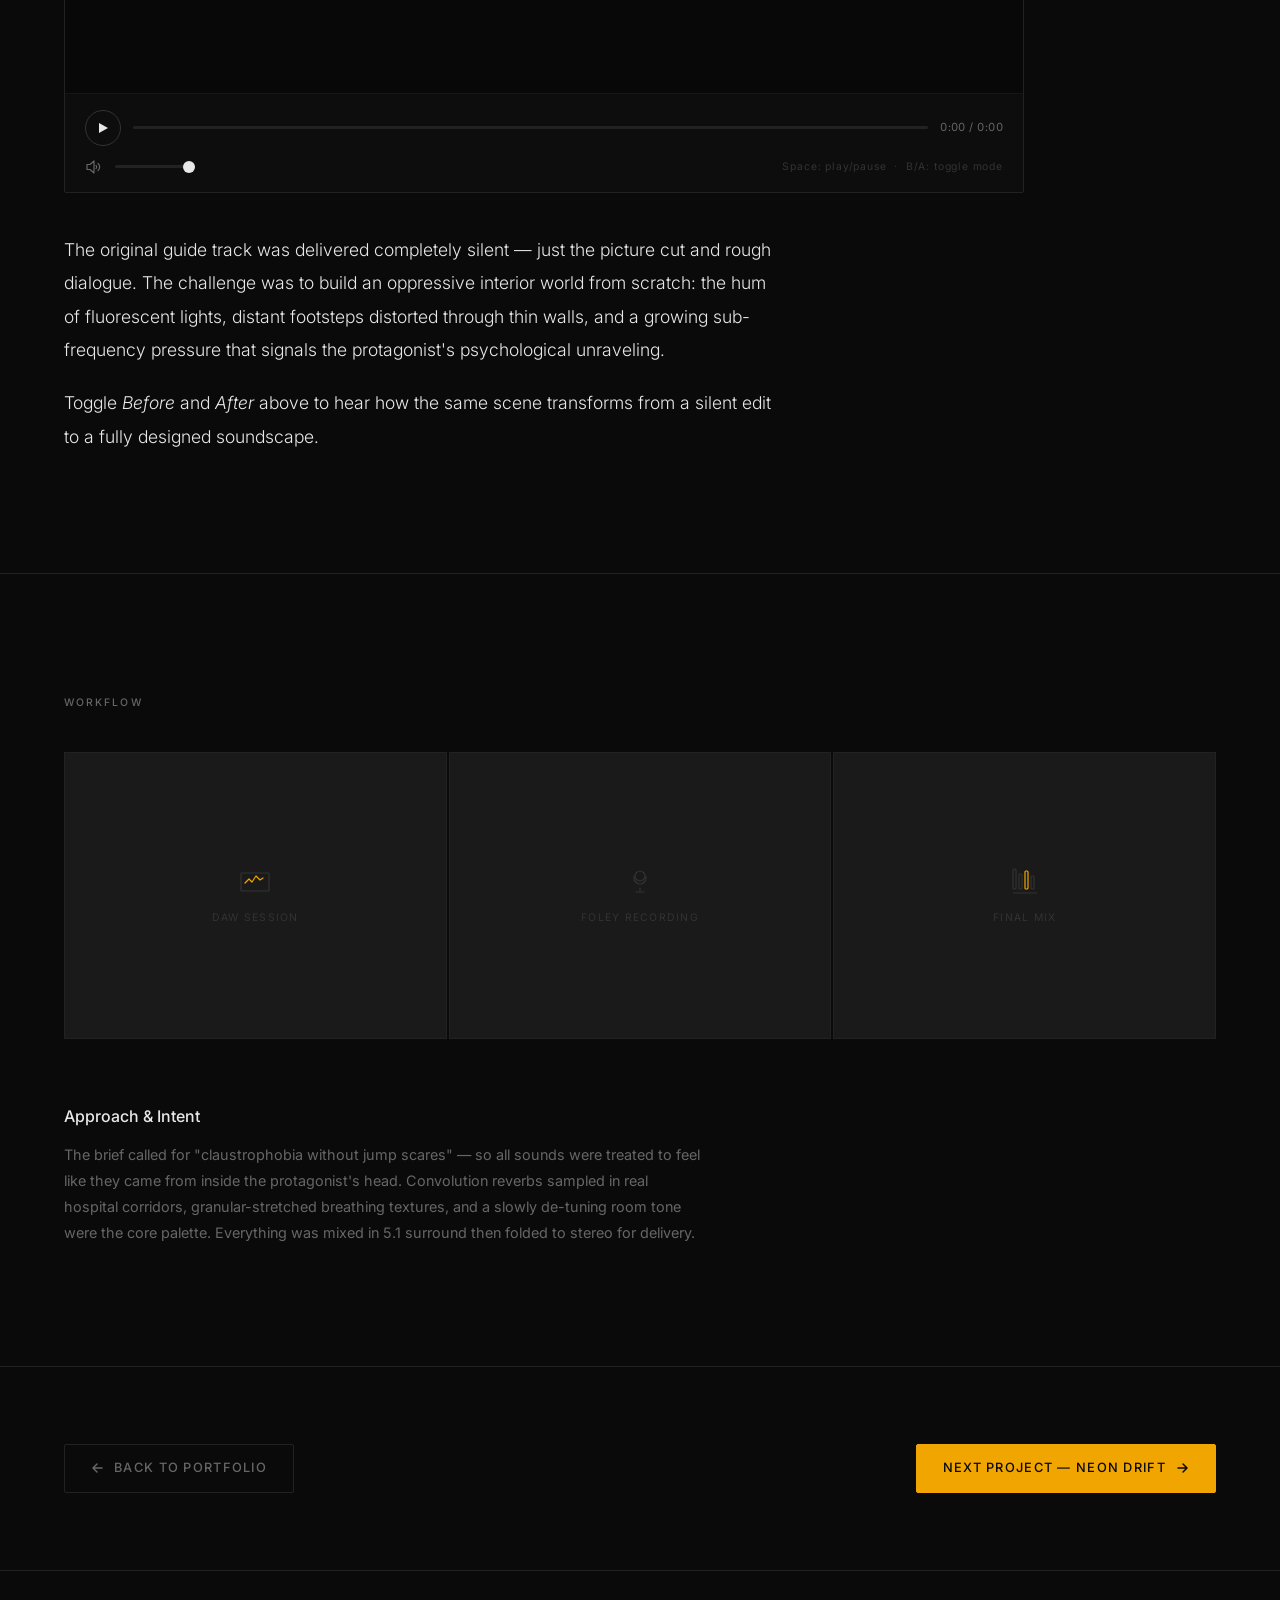
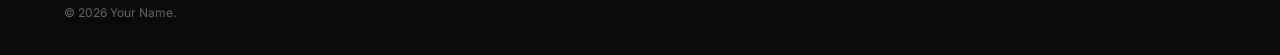
<file: projects/project-01.html>
<!DOCTYPE html>
<html lang="ko">
<head>
  <meta charset="UTF-8" />
  <meta name="viewport" content="width=device-width, initial-scale=1.0" />
  <meta name="description" content="Echo Chamber — Sound Design for Psychological Thriller Short Film." />
  <title>Echo Chamber — Your Name</title>
  <link rel="preconnect" href="https://fonts.googleapis.com" />
  <link rel="preconnect" href="https://fonts.gstatic.com" crossorigin />
  <link href="https://fonts.googleapis.com/css2?family=Inter:wght@300;400;500;600&display=swap" rel="stylesheet" />
  <link rel="stylesheet" href="../style.css" />
  <!-- Google Analytics -->
  <script async src="https://www.googletagmanager.com/gtag/js?id=G-EVB23PLC7V"></script>
  <script>
    window.dataLayer = window.dataLayer || [];
    function gtag(){dataLayer.push(arguments);}
    gtag('js', new Date());
    gtag('config', 'G-EVB23PLC7V');
  </script>
</head>
<body>

  <!-- ── TOP BAR ─────────────────────── -->
  <header class="pd-topbar">
    <div class="pd-topbar__inner">
      <a href="../index.html" class="pd-back-btn">
        <svg width="16" height="16" viewBox="0 0 16 16" fill="none" aria-hidden="true">
          <path d="M13 8H3M7 4l-4 4 4 4" stroke="currentColor" stroke-width="1.5"
                stroke-linecap="round" stroke-linejoin="round"/>
        </svg>
        Main
      </a>
      <span class="pd-topbar__label">Echo Chamber</span>
      <button class="pd-close-btn" onclick="window.close()" aria-label="탭 닫기">
        Close ✕
      </button>
    </div>
  </header>

  <main>

    <!-- ── HERO ───────────────────────── -->
    <section class="pd-hero">
      <div class="pd-hero__media">
        <!-- 실제 영상 파일이 있을 경우 아래 video 태그를 사용하세요 -->
        <!-- <video class="pd-hero__video" autoplay muted loop playsinline src="../videos/echo-chamber-hero.mp4"></video> -->
        <div class="pd-hero__media-placeholder">
          <div class="pd-hero__waveform" aria-hidden="true">
            <span></span><span></span><span></span><span></span>
            <span></span><span></span><span></span><span></span>
            <span></span><span></span><span></span><span></span>
          </div>
        </div>
      </div>

      <div class="pd-hero__info">
        <div class="pd-hero__inner">
          <div>
            <p class="pd-hero__category">Film / Short</p>
            <h1 class="pd-hero__title">Echo Chamber</h1>
            <div class="pd-hero__meta">
              <div class="pd-hero__meta-item">
                <span class="pd-hero__meta-label">Duration</span>
                <span class="pd-hero__meta-value">18 min</span>
              </div>
              <div class="pd-hero__meta-item">
                <span class="pd-hero__meta-label">Year</span>
                <span class="pd-hero__meta-value">2024</span>
              </div>
              <div class="pd-hero__meta-item">
                <span class="pd-hero__meta-label">Role</span>
                <span class="pd-hero__meta-value">Sound Design & Mix</span>
              </div>
            </div>
          </div>
          <div>
            <p class="pd-hero__meta-label" style="margin-bottom:0.6rem;">Tools</p>
            <div class="pd-hero__tools">
              <span class="pd-tool-tag">Pro Tools</span>
              <span class="pd-tool-tag">iZotope RX 10</span>
              <span class="pd-tool-tag">Spire Studio</span>
              <span class="pd-tool-tag">Kontakt</span>
              <span class="pd-tool-tag">Iris 2</span>
            </div>
          </div>
        </div>
      </div>
    </section>

    <!-- ── BEFORE / AFTER PLAYER ──────── -->
    <section class="pd-section">
      <div class="pd-section__container">
        <p class="pd-section__label">Before / After</p>

        <!-- Player -->
        <div class="ba-player" id="ba-player-01" role="region" aria-label="Before/After 사운드 비교 플레이어">

          <!-- Toggle buttons -->
          <div class="ba-player__toggle-row">
            <button class="ba-toggle active" data-mode="before" aria-pressed="true">
              <span class="ba-toggle__dot"></span>
              Before
              <span class="ba-toggle__sub">Guide / No SFX</span>
            </button>
            <button class="ba-toggle" data-mode="after" aria-pressed="false">
              <span class="ba-toggle__dot"></span>
              After
              <span class="ba-toggle__sub">Final Mix</span>
            </button>
          </div>

          <!-- Screen -->
          <div class="ba-player__screen">
            <!--
              실제 파일 적용 방법:
              1. data-before-src에 가이드/원본 영상 경로를 입력하세요
              2. data-after-src에 최종 사운드 믹스 영상 경로를 입력하세요
              예: data-before-src="../videos/echo-chamber-before.mp4"
                  data-after-src="../videos/echo-chamber-after.mp4"
            -->
            <video
              class="ba-player__video"
              id="ba-video-01"
              playsinline
              data-before-src=""
              data-after-src=""
            ></video>

            <!-- No-source placeholder -->
            <div class="ba-player__placeholder" id="ba-placeholder-01">
              <div class="ba-player__placeholder-waveform" aria-hidden="true">
                <span></span><span></span><span></span>
                <span></span><span></span><span></span>
                <span></span><span></span><span></span>
              </div>
              <p>Add video source to enable playback</p>
            </div>

            <!-- Mode badge -->
            <div class="ba-player__badge" data-mode="before" id="ba-badge-01"
                 aria-live="polite" aria-atomic="true">BEFORE</div>
          </div>

          <!-- Controls -->
          <div class="ba-player__controls">
            <div class="ba-player__progress-row">
              <button class="ba-play-btn" id="ba-play-01" aria-label="재생">
                <!-- Play icon -->
                <svg width="14" height="14" viewBox="0 0 14 14" fill="currentColor">
                  <path d="M3 2l9 5-9 5V2z"/>
                </svg>
              </button>

              <div class="ba-progress-track" id="ba-track-01" role="slider"
                   aria-label="재생 위치" aria-valuemin="0" aria-valuemax="100" aria-valuenow="0">
                <div class="ba-progress-fill" id="ba-fill-01"></div>
                <div class="ba-progress-thumb" id="ba-thumb-01"></div>
              </div>

              <span class="ba-time" id="ba-time-01">0:00 / 0:00</span>
            </div>

            <div class="ba-player__volume-row">
              <button class="ba-mute-btn" id="ba-mute-01" aria-label="음소거">
                <svg width="18" height="18" viewBox="0 0 18 18" fill="none">
                  <path d="M2 6.5h3l4-3.5v12L5 11.5H2v-5z" stroke="currentColor" stroke-width="1.2"
                        stroke-linejoin="round"/>
                  <path id="ba-vol-wave-01" d="M13 5.5a4.5 4.5 0 010 7M11 7.5a2 2 0 010 3"
                        stroke="currentColor" stroke-width="1.2" stroke-linecap="round"/>
                </svg>
              </button>
              <input class="ba-volume-slider" id="ba-vol-01"
                     type="range" min="0" max="1" step="0.02" value="1"
                     aria-label="볼륨" />
              <span class="ba-player__hint">Space: play/pause &nbsp;·&nbsp; B/A: toggle mode</span>
            </div>
          </div>

        </div><!-- /ba-player -->

        <!-- Description below player -->
        <div class="pd-description" style="margin-top:2.5rem;">
          <p>
            The original guide track was delivered completely silent — just the picture cut and rough dialogue.
            The challenge was to build an oppressive interior world from scratch: the hum of fluorescent
            lights, distant footsteps distorted through thin walls, and a growing sub-frequency
            pressure that signals the protagonist's psychological unraveling.
          </p>
          <p>
            Toggle <em>Before</em> and <em>After</em> above to hear how the same scene transforms
            from a silent edit to a fully designed soundscape.
          </p>
        </div>
      </div>
    </section>

    <!-- ── WORKFLOW ────────────────────── -->
    <section class="pd-section">
      <div class="pd-section__container">
        <p class="pd-section__label">Workflow</p>

        <div class="pd-workflow__grid">
          <!-- Image 01: DAW session -->
          <div class="pd-workflow__img">
            <!-- <img src="../images/echo-daw.jpg" alt="Pro Tools session screenshot"> -->
            <div class="pd-workflow__img-placeholder">
              <svg width="32" height="32" viewBox="0 0 32 32" fill="none" aria-hidden="true">
                <rect x="2" y="8" width="28" height="18" rx="1" stroke="#333" stroke-width="1.2"/>
                <path d="M6 18l4-4 3 3 4-6 4 4 3-2" stroke="#F0A500" stroke-width="1.2"
                      stroke-linecap="round" stroke-linejoin="round"/>
              </svg>
              <span>DAW Session</span>
            </div>
          </div>

          <!-- Image 02: Foley recording -->
          <div class="pd-workflow__img">
            <!-- <img src="../images/echo-foley.jpg" alt="Foley recording setup"> -->
            <div class="pd-workflow__img-placeholder">
              <svg width="32" height="32" viewBox="0 0 32 32" fill="none" aria-hidden="true">
                <circle cx="16" cy="11" r="5" stroke="#333" stroke-width="1.2"/>
                <path d="M10 11v2a6 6 0 0012 0v-2M16 23v4M12 27h8" stroke="#333"
                      stroke-width="1.2" stroke-linecap="round"/>
              </svg>
              <span>Foley Recording</span>
            </div>
          </div>

          <!-- Image 03: Mix bus -->
          <div class="pd-workflow__img">
            <!-- <img src="../images/echo-mix.jpg" alt="Final mix bus view"> -->
            <div class="pd-workflow__img-placeholder">
              <svg width="32" height="32" viewBox="0 0 32 32" fill="none" aria-hidden="true">
                <rect x="4" y="4" width="3" height="20" rx="1" stroke="#333" stroke-width="1.2"/>
                <rect x="10" y="9" width="3" height="15" rx="1" stroke="#333" stroke-width="1.2"/>
                <rect x="16" y="6" width="3" height="18" rx="1" stroke="#F0A500" stroke-width="1.2"/>
                <rect x="22" y="11" width="3" height="13" rx="1" stroke="#333" stroke-width="1.2"/>
                <path d="M4 28h24" stroke="#333" stroke-width="1"/>
              </svg>
              <span>Final Mix</span>
            </div>
          </div>
        </div>

        <div class="pd-workflow__caption">
          <h3>Approach & Intent</h3>
          <p>
            The brief called for "claustrophobia without jump scares" — so all sounds were treated
            to feel like they came from inside the protagonist's head. Convolution reverbs sampled
            in real hospital corridors, granular-stretched breathing textures, and a slowly
            de-tuning room tone were the core palette. Everything was mixed in 5.1 surround then
            folded to stereo for delivery.
          </p>
        </div>
      </div>
    </section>

  </main>

  <!-- ── BOTTOM NAVIGATION ──────────────── -->
  <nav class="pd-bottom-nav" aria-label="프로젝트 내비게이션">
    <div class="pd-bottom-nav__inner">
      <a href="../index.html" class="pd-btn pd-btn--outline">
        <svg width="14" height="14" viewBox="0 0 14 14" fill="none" aria-hidden="true">
          <path d="M11 7H3M6 3L2 7l4 4" stroke="currentColor" stroke-width="1.5"
                stroke-linecap="round" stroke-linejoin="round"/>
        </svg>
        Back to Portfolio
      </a>
      <a href="project-02.html" target="_blank" rel="noopener noreferrer"
         class="pd-btn pd-btn--accent">
        Next Project — Neon Drift
        <svg width="14" height="14" viewBox="0 0 14 14" fill="none" aria-hidden="true">
          <path d="M3 7h8M8 3l4 4-4 4" stroke="currentColor" stroke-width="1.5"
                stroke-linecap="round" stroke-linejoin="round"/>
        </svg>
      </a>
    </div>
  </nav>

  <footer class="pd-footer">
    <div class="container">
      <p>© <span id="year"></span> Your Name.</p>
    </div>
  </footer>

  <!-- ── PROJECT PLAYER SCRIPT ──────────── -->
  <script>
  'use strict';

  /* ── Year ── */
  document.getElementById('year').textContent = new Date().getFullYear();

  /* ════════════════════════════════════════════
     BeforeAfterPlayer — custom video player class
     with source-swap & sync.
  ════════════════════════════════════════════ */
  class BeforeAfterPlayer {
    constructor(playerId) {
      this.root = document.getElementById(playerId);
      if (!this.root) return;

      const id = playerId.replace('ba-player-', '');

      this.video       = document.getElementById('ba-video-'       + id);
      this.placeholder = document.getElementById('ba-placeholder-' + id);
      this.badge       = document.getElementById('ba-badge-'       + id);
      this.playBtn     = document.getElementById('ba-play-'        + id);
      this.track       = document.getElementById('ba-track-'       + id);
      this.fill        = document.getElementById('ba-fill-'        + id);
      this.thumb       = document.getElementById('ba-thumb-'       + id);
      this.timeEl      = document.getElementById('ba-time-'        + id);
      this.muteBtn     = document.getElementById('ba-mute-'        + id);
      this.volSlider   = document.getElementById('ba-vol-'         + id);
      this.volWave     = document.getElementById('ba-vol-wave-'    + id);
      this.toggleBtns  = this.root.querySelectorAll('.ba-toggle');

      this.mode       = 'before';
      this.dragging   = false;

      this.beforeSrc = this.video.dataset.beforeSrc || '';
      this.afterSrc  = this.video.dataset.afterSrc  || '';

      this._init();
    }

    /* ─ Icons ─ */
    get _playIcon() {
      return '<svg width="14" height="14" viewBox="0 0 14 14" fill="currentColor"><path d="M3 2l9 5-9 5V2z"/></svg>';
    }
    get _pauseIcon() {
      return '<svg width="14" height="14" viewBox="0 0 14 14" fill="currentColor"><rect x="2" y="2" width="4" height="10" rx="1"/><rect x="8" y="2" width="4" height="10" rx="1"/></svg>';
    }

    /* ─ Init ─ */
    _init() {
      /* Load initial source */
      this._loadSource(this.beforeSrc);

      /* Toggle buttons */
      this.toggleBtns.forEach(btn => {
        btn.addEventListener('click', () => this.switchMode(btn.dataset.mode));
      });

      /* Play/Pause */
      this.playBtn.addEventListener('click', () => this.togglePlay());

      /* Video events */
      this.video.addEventListener('timeupdate',    () => this._onTimeUpdate());
      this.video.addEventListener('loadedmetadata',() => this._onMetaLoaded());
      this.video.addEventListener('ended',         () => this._onEnded());
      this.video.addEventListener('play',          () => {
        this.playBtn.innerHTML = this._pauseIcon;
        this.playBtn.setAttribute('aria-label', '일시정지');
      });
      this.video.addEventListener('pause', () => {
        this.playBtn.innerHTML = this._playIcon;
        this.playBtn.setAttribute('aria-label', '재생');
      });

      /* Progress drag */
      this.track.addEventListener('mousedown',  e => this._onProgressDown(e));
      this.track.addEventListener('touchstart', e => this._onProgressDown(e), { passive: true });
      document.addEventListener('mousemove',  e => this._onProgressMove(e));
      document.addEventListener('touchmove',  e => this._onProgressMove(e), { passive: true });
      document.addEventListener('mouseup',    ()  => this._onProgressUp());
      document.addEventListener('touchend',   ()  => this._onProgressUp());

      /* Volume */
      this.volSlider.addEventListener('input', () => {
        this.video.volume = parseFloat(this.volSlider.value);
        this._updateMuteIcon();
      });

      this.muteBtn.addEventListener('click', () => this._toggleMute());

      /* Keyboard shortcuts (focused within player) */
      this.root.setAttribute('tabindex', '0');
      this.root.addEventListener('keydown', e => this._onKey(e));
    }

    /* ─ Source loading ─ */
    _loadSource(src) {
      const hasSrc = !!src;
      this.placeholder.classList.toggle('hidden', hasSrc);

      if (hasSrc) {
        this.video.src = src;
        this.video.load();
      } else {
        this.video.removeAttribute('src');
        this._setTimeDisplay(0, 0);
        this._setProgress(0);
      }
    }

    /* ─ Switch Before/After ─ */
    switchMode(newMode) {
      if (newMode === this.mode) return;

      const savedTime  = this.video.currentTime || 0;
      const wasPlaying = !this.video.paused && this.video.src;
      const newSrc     = newMode === 'before' ? this.beforeSrc : this.afterSrc;

      this.mode = newMode;

      /* Update badge */
      this.badge.textContent       = newMode.toUpperCase();
      this.badge.dataset.mode      = newMode;

      /* Update toggle buttons */
      this.toggleBtns.forEach(btn => {
        const active = btn.dataset.mode === newMode;
        btn.classList.toggle('active', active);
        btn.setAttribute('aria-pressed', String(active));
      });

      /* If no source, just update badge */
      if (!newSrc) {
        this._loadSource('');
        return;
      }

      /* Swap source, restore position */
      this.video.src = newSrc;
      this.video.load();

      const resume = () => {
        this.video.currentTime = Math.min(savedTime, this.video.duration || 0);
        if (wasPlaying) this.video.play().catch(() => {});
        this.video.removeEventListener('canplay', resume);
      };
      this.video.addEventListener('canplay', resume);
    }

    /* ─ Play / Pause ─ */
    togglePlay() {
      if (!this.video.src) return; /* No source — do nothing */

      if (this.video.paused) {
        this.video.play().catch(() => {});
      } else {
        this.video.pause();
      }
    }

    /* ─ Progress ─ */
    _calcPercent(e) {
      const rect = this.track.getBoundingClientRect();
      const clientX = e.touches ? e.touches[0].clientX : e.clientX;
      return Math.max(0, Math.min(1, (clientX - rect.left) / rect.width));
    }

    _onProgressDown(e) {
      if (!this.video.src) return;
      this.dragging = true;
      const pct = this._calcPercent(e);
      this._setProgress(pct * 100);
    }

    _onProgressMove(e) {
      if (!this.dragging) return;
      const pct = this._calcPercent(e);
      this._setProgress(pct * 100);
    }

    _onProgressUp() {
      if (!this.dragging) return;
      this.dragging = false;
      if (this.video.duration) {
        const pct = parseFloat(this.fill.style.width) / 100;
        this.video.currentTime = pct * this.video.duration;
      }
    }

    _setProgress(pct) {
      this.fill.style.width  = pct + '%';
      this.thumb.style.left  = pct + '%';
      this.track.setAttribute('aria-valuenow', Math.round(pct));
    }

    _onTimeUpdate() {
      if (this.dragging) return;
      const dur = this.video.duration || 0;
      const cur = this.video.currentTime;
      const pct = dur ? (cur / dur) * 100 : 0;
      this._setProgress(pct);
      this._setTimeDisplay(cur, dur);
    }

    _onMetaLoaded() {
      this._setTimeDisplay(0, this.video.duration);
    }

    _onEnded() {
      this._setProgress(0);
      this.video.currentTime = 0;
    }

    _setTimeDisplay(cur, dur) {
      this.timeEl.textContent = this._fmt(cur) + ' / ' + this._fmt(dur);
    }

    _fmt(s) {
      if (!s || isNaN(s)) return '0:00';
      const m = Math.floor(s / 60);
      const sec = Math.floor(s % 60);
      return m + ':' + String(sec).padStart(2, '0');
    }

    /* ─ Volume ─ */
    _toggleMute() {
      this.video.muted = !this.video.muted;
      if (this.video.muted) {
        this.volSlider.value = 0;
      } else {
        this.video.volume = parseFloat(this.volSlider.value) || 1;
        if (this.volSlider.value === '0') this.volSlider.value = 1;
      }
      this._updateMuteIcon();
    }

    _updateMuteIcon() {
      const muted = this.video.muted || parseFloat(this.volSlider.value) === 0;
      if (this.volWave) {
        this.volWave.style.opacity = muted ? '0.2' : '1';
      }
      this.muteBtn.setAttribute('aria-label', muted ? '음소거 해제' : '음소거');
    }

    /* ─ Keyboard ─ */
    _onKey(e) {
      switch (e.key) {
        case ' ':
        case 'k':
          e.preventDefault();
          this.togglePlay();
          break;
        case 'b':
        case 'B':
          this.switchMode('before');
          break;
        case 'a':
        case 'A':
          this.switchMode('after');
          break;
        case 'ArrowRight':
          if (this.video.src) this.video.currentTime = Math.min(this.video.duration, this.video.currentTime + 5);
          break;
        case 'ArrowLeft':
          if (this.video.src) this.video.currentTime = Math.max(0, this.video.currentTime - 5);
          break;
        case 'ArrowUp':
          e.preventDefault();
          this.video.volume = Math.min(1, this.video.volume + 0.1);
          this.volSlider.value = this.video.volume;
          break;
        case 'ArrowDown':
          e.preventDefault();
          this.video.volume = Math.max(0, this.video.volume - 0.1);
          this.volSlider.value = this.video.volume;
          break;
        case 'm':
        case 'M':
          this._toggleMute();
          break;
      }
    }
  }

  /* ── Mount player ── */
  new BeforeAfterPlayer('ba-player-01');

  /* ── Reveal animation ── */
  (function initReveal() {
    const items = document.querySelectorAll('.reveal');
    if (!('IntersectionObserver' in window)) {
      items.forEach(el => el.classList.add('is-visible'));
      return;
    }
    const obs = new IntersectionObserver(entries => {
      entries.forEach(entry => {
        if (entry.isIntersecting) {
          entry.target.classList.add('is-visible');
          obs.unobserve(entry.target);
        }
      });
    }, { threshold: 0.1 });
    items.forEach(el => obs.observe(el));
  })();
  </script>

</body>
</html>
</file>
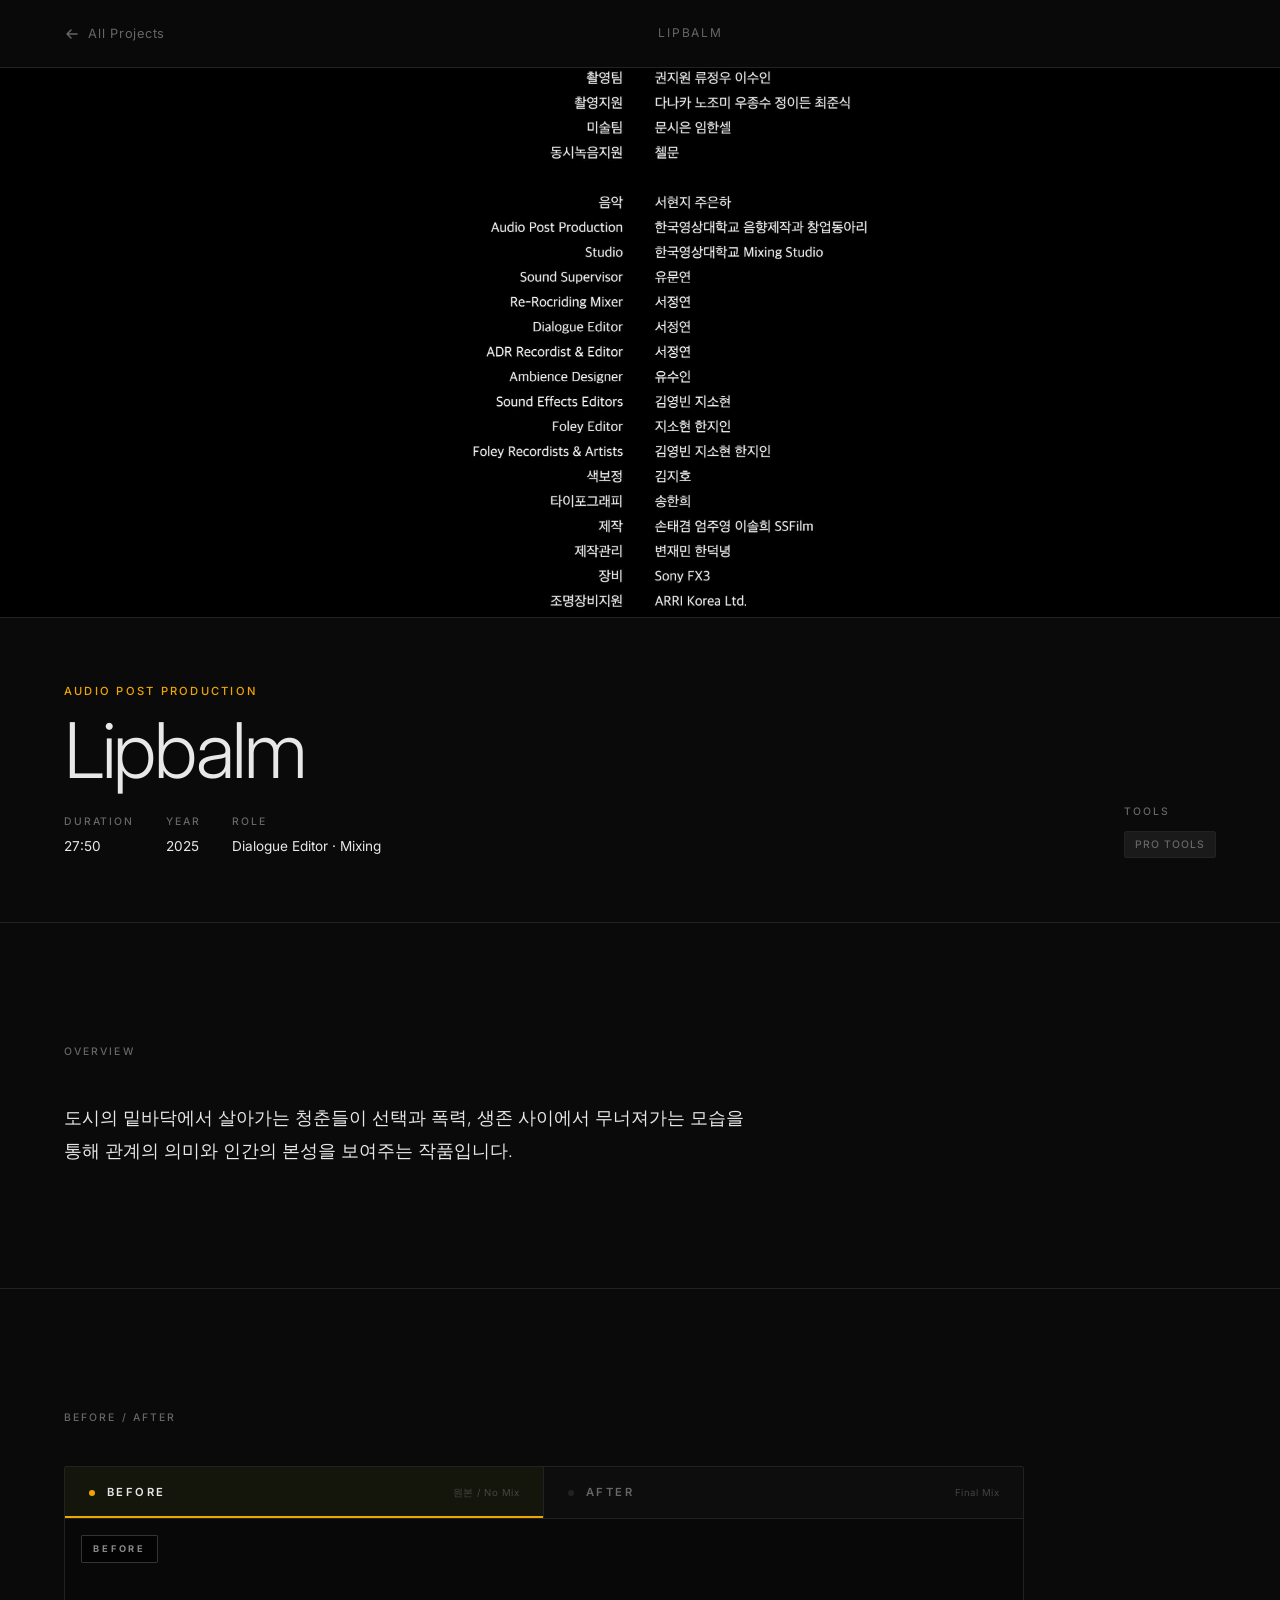
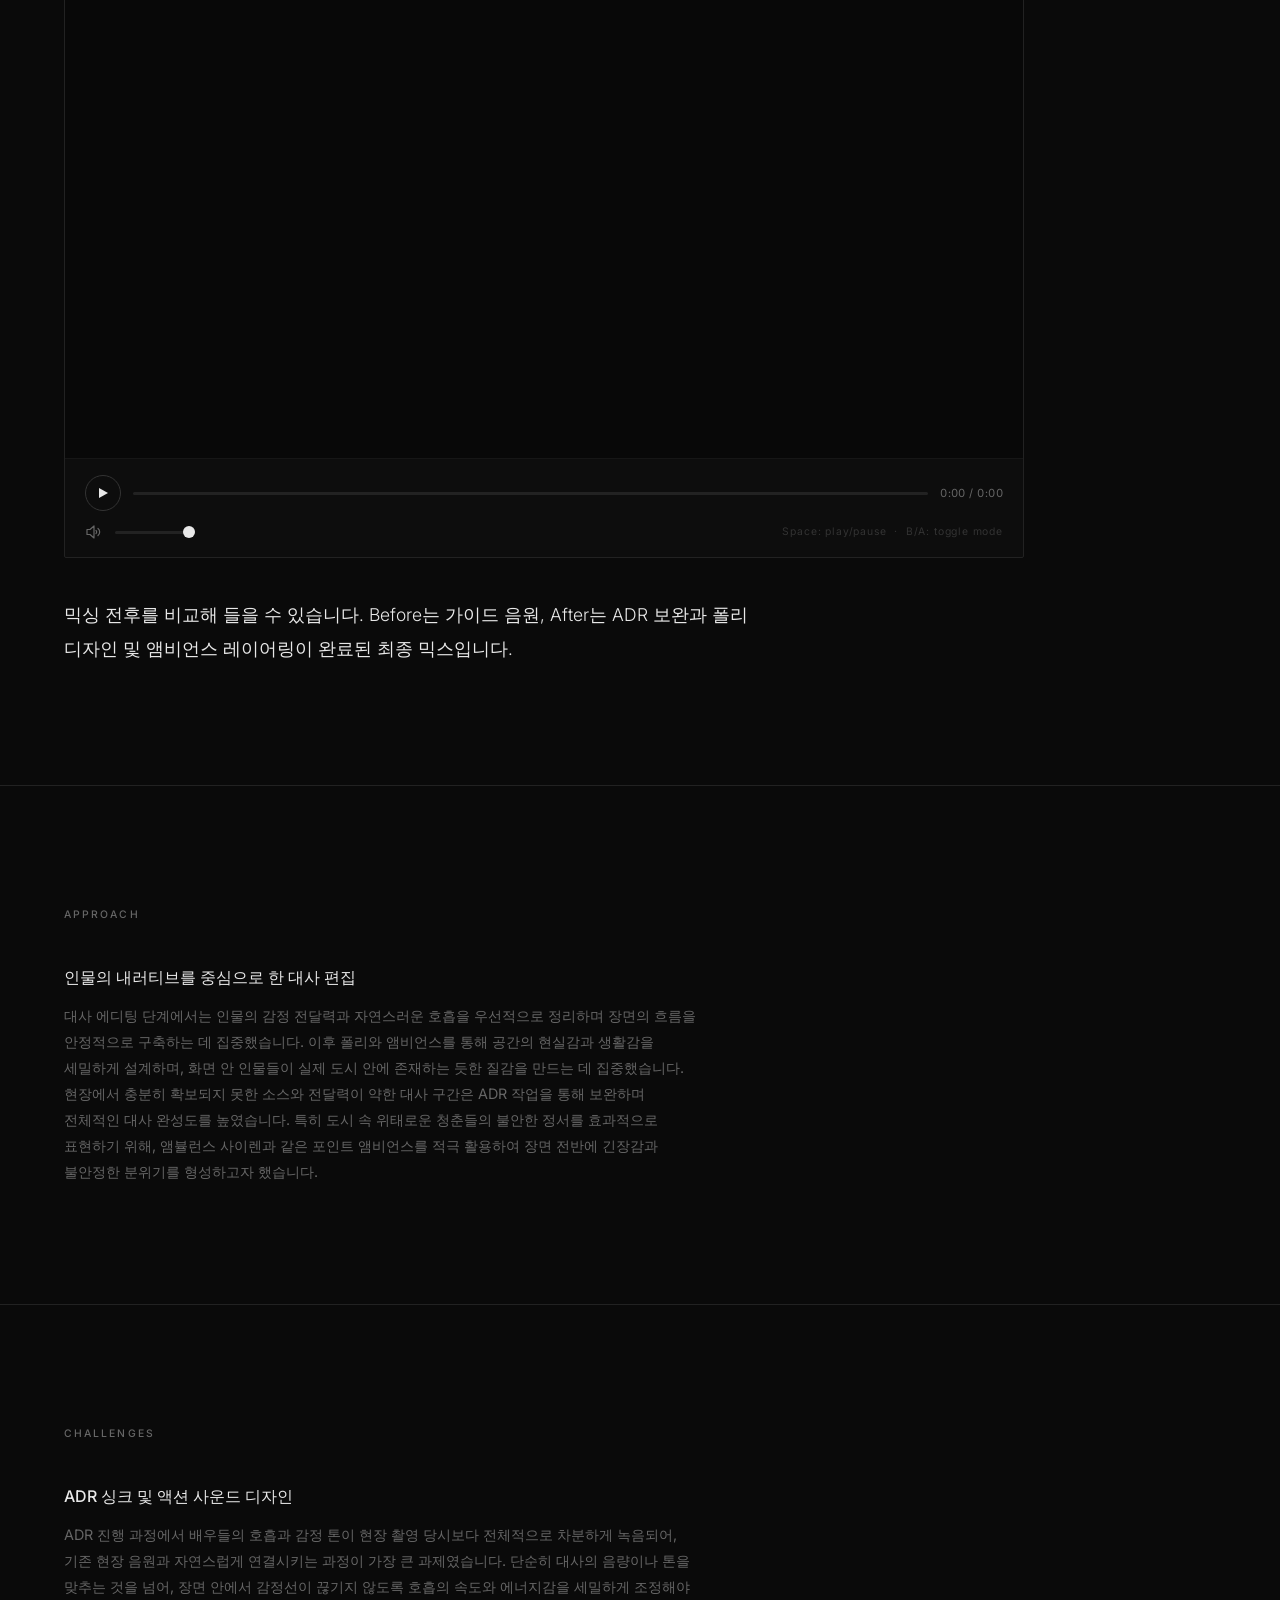
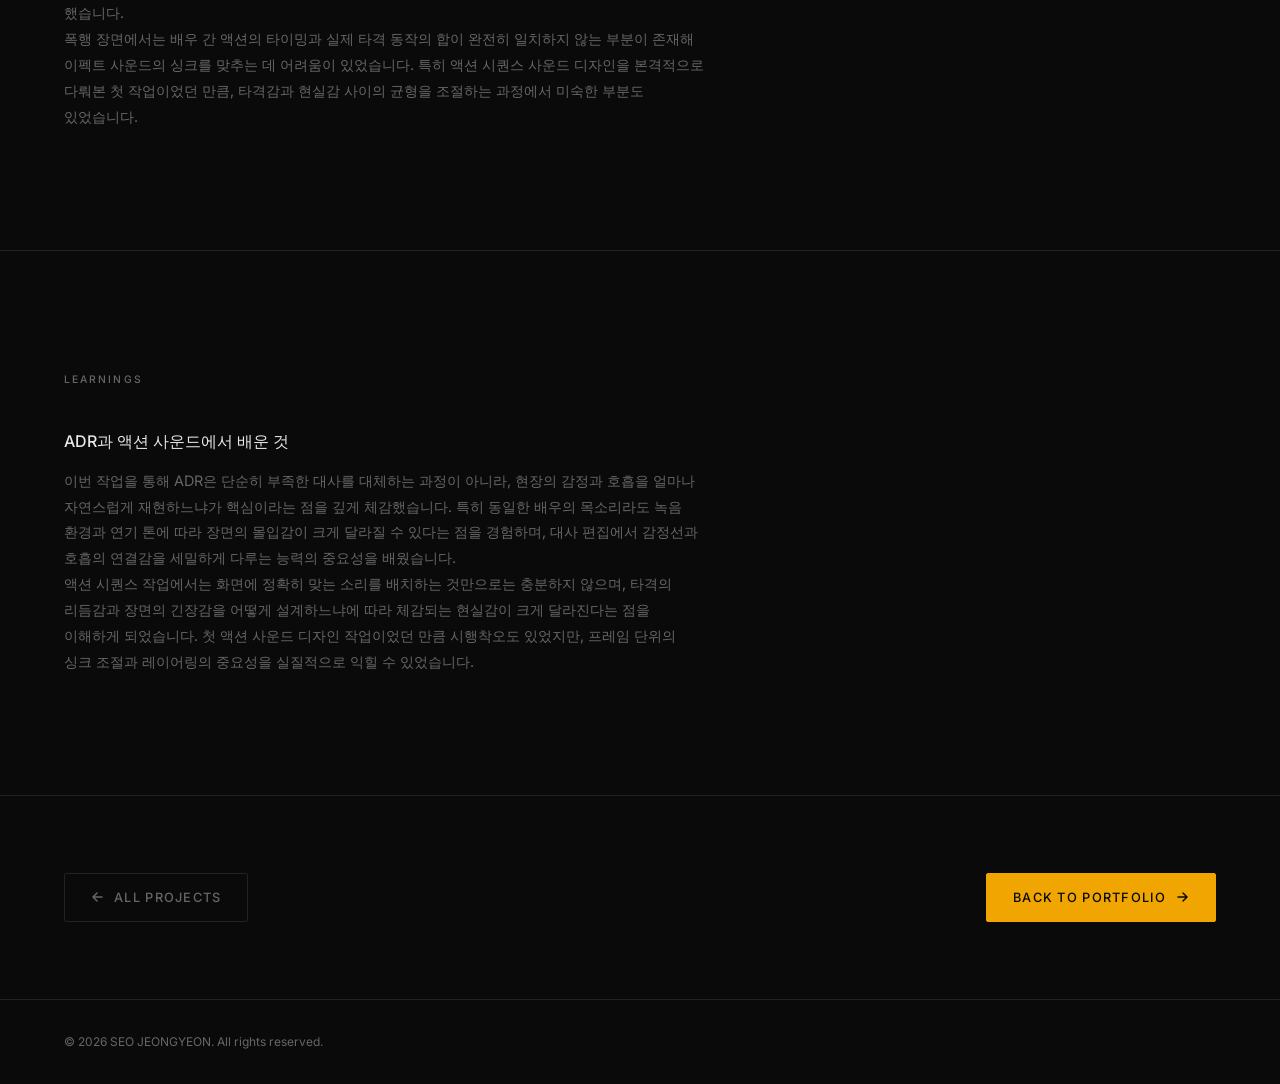
<file: projects/project-03.html>
<!DOCTYPE html>
<html lang="ko">
<head>
  <meta charset="UTF-8" />
  <meta name="viewport" content="width=device-width, initial-scale=1.0" />
  <meta name="description" content="Lipbalm — Audio Post Production | SEO JEONGYEON" />
  <title>Lipbalm — SEO JEONGYEON</title>
  <link rel="preconnect" href="https://fonts.googleapis.com" />
  <link rel="preconnect" href="https://fonts.gstatic.com" crossorigin />
  <link href="https://fonts.googleapis.com/css2?family=Inter:wght@300;400;500;600&display=swap" rel="stylesheet" />
  <link rel="stylesheet" href="../style.css" />
  <!-- Google Analytics -->
  <script async src="https://www.googletagmanager.com/gtag/js?id=G-EVB23PLC7V"></script>
  <script>
    window.dataLayer = window.dataLayer || [];
    function gtag(){dataLayer.push(arguments);}
    gtag('js', new Date());
    gtag('config', 'G-EVB23PLC7V');
  </script>
</head>
<body>

  <!-- ── TOP BAR ─────────────────────── -->
  <header class="pd-topbar">
    <div class="pd-topbar__inner">
      <a href="../projects.html" class="pd-back-btn">
        <svg width="16" height="16" viewBox="0 0 16 16" fill="none" aria-hidden="true">
          <path d="M13 8H3M7 4l-4 4 4 4" stroke="currentColor" stroke-width="1.5"
                stroke-linecap="round" stroke-linejoin="round"/>
        </svg>
        All Projects
      </a>
      <span class="pd-topbar__label">Lipbalm</span>
      <span aria-hidden="true"></span>
    </div>
  </header>

  <main>

    <!-- ── HERO ───────────────────────── -->
    <section class="pd-hero">
      <div class="pd-hero__media">
        <img src="../videos/lipbalm_thumb.jpg" alt="Lipbalm"
             style="width:100%; height:100%; object-fit:cover; display:block;">
      </div>

      <div class="pd-hero__info">
        <div class="pd-hero__inner">
          <div>
            <p class="pd-hero__category">Audio Post Production</p>
            <h1 class="pd-hero__title">Lipbalm</h1>
            <div class="pd-hero__meta">
              <div class="pd-hero__meta-item">
                <span class="pd-hero__meta-label">Duration</span>
                <span class="pd-hero__meta-value">27:50</span>
              </div>
              <div class="pd-hero__meta-item">
                <span class="pd-hero__meta-label">Year</span>
                <span class="pd-hero__meta-value">2025</span>
              </div>
              <div class="pd-hero__meta-item">
                <span class="pd-hero__meta-label">Role</span>
                <span class="pd-hero__meta-value">Dialogue Editor · Mixing</span>
              </div>
            </div>
          </div>
          <div>
            <p class="pd-hero__meta-label" style="margin-bottom:0.6rem;">Tools</p>
            <div class="pd-hero__tools">
              <span class="pd-tool-tag">Pro Tools</span>
            </div>
          </div>
        </div>
      </div>
    </section>

    <!-- ── OVERVIEW ──────────────────── -->
    <section class="pd-section">
      <div class="pd-section__container">
        <p class="pd-section__label">Overview</p>
        <div class="pd-description">
          <p>
            도시의 밑바닥에서 살아가는 청춘들이 선택과 폭력, 생존 사이에서 무너져가는 모습을 통해
            관계의 의미와 인간의 본성을 보여주는 작품입니다.
          </p>
        </div>
      </div>
    </section>

    <!-- ── BEFORE / AFTER PLAYER ──────── -->
    <section class="pd-section">
      <div class="pd-section__container">
        <p class="pd-section__label">Before / After</p>

        <div class="ba-player" id="ba-player-01" role="region" aria-label="Before/After 사운드 비교 플레이어">

          <div class="ba-player__toggle-row">
            <button class="ba-toggle active" data-mode="before" aria-pressed="true">
              <span class="ba-toggle__dot"></span>
              Before
              <span class="ba-toggle__sub">원본 / No Mix</span>
            </button>
            <button class="ba-toggle" data-mode="after" aria-pressed="false">
              <span class="ba-toggle__dot"></span>
              After
              <span class="ba-toggle__sub">Final Mix</span>
            </button>
          </div>

          <div class="ba-player__screen">
            <video
              class="ba-player__video"
              id="ba-video-01"
              playsinline
              data-before-src="../videos/lipbalm_before_web.mp4"
              data-after-src="../videos/lipbalm_after_web.mp4"
            ></video>

            <div class="ba-player__placeholder" id="ba-placeholder-01">
              <div class="ba-player__placeholder-waveform" aria-hidden="true">
                <span></span><span></span><span></span>
                <span></span><span></span><span></span>
                <span></span><span></span><span></span>
              </div>
              <p>Add video source to enable playback</p>
            </div>

            <div class="ba-player__badge" data-mode="before" id="ba-badge-01"
                 aria-live="polite" aria-atomic="true">BEFORE</div>
          </div>

          <div class="ba-player__controls">
            <div class="ba-player__progress-row">
              <button class="ba-play-btn" id="ba-play-01" aria-label="재생">
                <svg width="14" height="14" viewBox="0 0 14 14" fill="currentColor">
                  <path d="M3 2l9 5-9 5V2z"/>
                </svg>
              </button>
              <div class="ba-progress-track" id="ba-track-01" role="slider"
                   aria-label="재생 위치" aria-valuemin="0" aria-valuemax="100" aria-valuenow="0">
                <div class="ba-progress-fill" id="ba-fill-01"></div>
                <div class="ba-progress-thumb" id="ba-thumb-01"></div>
              </div>
              <span class="ba-time" id="ba-time-01">0:00 / 0:00</span>
            </div>
            <div class="ba-player__volume-row">
              <button class="ba-mute-btn" id="ba-mute-01" aria-label="음소거">
                <svg width="18" height="18" viewBox="0 0 18 18" fill="none">
                  <path d="M2 6.5h3l4-3.5v12L5 11.5H2v-5z" stroke="currentColor" stroke-width="1.2"
                        stroke-linejoin="round"/>
                  <path id="ba-vol-wave-01" d="M13 5.5a4.5 4.5 0 010 7M11 7.5a2 2 0 010 3"
                        stroke="currentColor" stroke-width="1.2" stroke-linecap="round"/>
                </svg>
              </button>
              <input class="ba-volume-slider" id="ba-vol-01"
                     type="range" min="0" max="1" step="0.02" value="1"
                     aria-label="볼륨" />
              <span class="ba-player__hint">Space: play/pause &nbsp;·&nbsp; B/A: toggle mode</span>
            </div>
          </div>

        </div><!-- /ba-player -->

        <div class="pd-description" style="margin-top:2.5rem;">
          <p>
            믹싱 전후를 비교해 들을 수 있습니다. Before는 가이드 음원, After는 ADR 보완과 폴리 디자인 및 앰비언스 레이어링이 완료된 최종 믹스입니다.
          </p>
        </div>
      </div>
    </section>

    <!-- ── APPROACH ──────────────────── -->
    <section class="pd-section">
      <div class="pd-section__container">
        <p class="pd-section__label">Approach</p>
        <div class="pd-workflow__caption">
          <h3>인물의 내러티브를 중심으로 한 대사 편집</h3>
          <p>
            대사 에디팅 단계에서는 인물의 감정 전달력과 자연스러운 호흡을 우선적으로 정리하며
            장면의 흐름을 안정적으로 구축하는 데 집중했습니다. 이후 폴리와 앰비언스를 통해
            공간의 현실감과 생활감을 세밀하게 설계하며, 화면 안 인물들이 실제 도시 안에
            존재하는 듯한 질감을 만드는 데 집중했습니다.
          </p>
          <p>
            현장에서 충분히 확보되지 못한 소스와 전달력이 약한 대사 구간은 ADR 작업을 통해
            보완하며 전체적인 대사 완성도를 높였습니다. 특히 도시 속 위태로운 청춘들의 불안한
            정서를 효과적으로 표현하기 위해, 앰뷸런스 사이렌과 같은 포인트 앰비언스를 적극
            활용하여 장면 전반에 긴장감과 불안정한 분위기를 형성하고자 했습니다.
          </p>
        </div>
      </div>
    </section>

    <!-- ── CHALLENGES ────────────────── -->
    <section class="pd-section">
      <div class="pd-section__container">
        <p class="pd-section__label">Challenges</p>
        <div class="pd-workflow__caption">
          <h3>ADR 싱크 및 액션 사운드 디자인</h3>
          <p>
            ADR 진행 과정에서 배우들의 호흡과 감정 톤이 현장 촬영 당시보다 전체적으로 차분하게
            녹음되어, 기존 현장 음원과 자연스럽게 연결시키는 과정이 가장 큰 과제였습니다.
            단순히 대사의 음량이나 톤을 맞추는 것을 넘어, 장면 안에서 감정선이 끊기지 않도록
            호흡의 속도와 에너지감을 세밀하게 조정해야 했습니다.
          </p>
          <p>
            폭행 장면에서는 배우 간 액션의 타이밍과 실제 타격 동작의 합이 완전히 일치하지 않는
            부분이 존재해 이펙트 사운드의 싱크를 맞추는 데 어려움이 있었습니다. 특히 액션
            시퀀스 사운드 디자인을 본격적으로 다뤄본 첫 작업이었던 만큼, 타격감과 현실감 사이의
            균형을 조절하는 과정에서 미숙한 부분도 있었습니다.
          </p>
        </div>
      </div>
    </section>

    <!-- ── LEARNINGS ─────────────────── -->
    <section class="pd-section">
      <div class="pd-section__container">
        <p class="pd-section__label">Learnings</p>
        <div class="pd-workflow__caption">
          <h3>ADR과 액션 사운드에서 배운 것</h3>
          <p>
            이번 작업을 통해 ADR은 단순히 부족한 대사를 대체하는 과정이 아니라, 현장의 감정과
            호흡을 얼마나 자연스럽게 재현하느냐가 핵심이라는 점을 깊게 체감했습니다. 특히 동일한
            배우의 목소리라도 녹음 환경과 연기 톤에 따라 장면의 몰입감이 크게 달라질 수 있다는
            점을 경험하며, 대사 편집에서 감정선과 호흡의 연결감을 세밀하게 다루는 능력의
            중요성을 배웠습니다.
          </p>
          <p>
            액션 시퀀스 작업에서는 화면에 정확히 맞는 소리를 배치하는 것만으로는 충분하지 않으며,
            타격의 리듬감과 장면의 긴장감을 어떻게 설계하느냐에 따라 체감되는 현실감이 크게
            달라진다는 점을 이해하게 되었습니다. 첫 액션 사운드 디자인 작업이었던 만큼
            시행착오도 있었지만, 프레임 단위의 싱크 조절과 레이어링의 중요성을 실질적으로
            익힐 수 있었습니다.
          </p>
        </div>
      </div>
    </section>

  </main>

  <!-- ── BOTTOM NAVIGATION ──────────────── -->
  <nav class="pd-bottom-nav" aria-label="프로젝트 내비게이션">
    <div class="pd-bottom-nav__inner">
      <a href="../projects.html" class="pd-btn pd-btn--outline">
        <svg width="14" height="14" viewBox="0 0 14 14" fill="none" aria-hidden="true">
          <path d="M11 7H3M6 3L2 7l4 4" stroke="currentColor" stroke-width="1.5"
                stroke-linecap="round" stroke-linejoin="round"/>
        </svg>
        All Projects
      </a>
      <a href="../index.html" class="pd-btn pd-btn--accent">
        Back to Portfolio
        <svg width="14" height="14" viewBox="0 0 14 14" fill="none" aria-hidden="true">
          <path d="M3 7h8M8 3l4 4-4 4" stroke="currentColor" stroke-width="1.5"
                stroke-linecap="round" stroke-linejoin="round"/>
        </svg>
      </a>
    </div>
  </nav>

  <footer class="pd-footer">
    <div class="container">
      <p>© <span id="year"></span> SEO JEONGYEON. All rights reserved.</p>
    </div>
  </footer>

  <script>
  'use strict';
  document.getElementById('year').textContent = new Date().getFullYear();

  class BeforeAfterPlayer {
    constructor(playerId) {
      this.root = document.getElementById(playerId);
      if (!this.root) return;
      const id = playerId.replace('ba-player-', '');
      this.video       = document.getElementById('ba-video-'       + id);
      this.placeholder = document.getElementById('ba-placeholder-' + id);
      this.badge       = document.getElementById('ba-badge-'       + id);
      this.playBtn     = document.getElementById('ba-play-'        + id);
      this.track       = document.getElementById('ba-track-'       + id);
      this.fill        = document.getElementById('ba-fill-'        + id);
      this.thumb       = document.getElementById('ba-thumb-'       + id);
      this.timeEl      = document.getElementById('ba-time-'        + id);
      this.muteBtn     = document.getElementById('ba-mute-'        + id);
      this.volSlider   = document.getElementById('ba-vol-'         + id);
      this.volWave     = document.getElementById('ba-vol-wave-'    + id);
      this.toggleBtns  = this.root.querySelectorAll('.ba-toggle');
      this.mode        = 'before';
      this.dragging    = false;
      this.beforeSrc   = this.video.dataset.beforeSrc || '';
      this.afterSrc    = this.video.dataset.afterSrc  || '';
      this._init();
    }
    get _playIcon()  { return '<svg width="14" height="14" viewBox="0 0 14 14" fill="currentColor"><path d="M3 2l9 5-9 5V2z"/></svg>'; }
    get _pauseIcon() { return '<svg width="14" height="14" viewBox="0 0 14 14" fill="currentColor"><rect x="2" y="2" width="4" height="10" rx="1"/><rect x="8" y="2" width="4" height="10" rx="1"/></svg>'; }
    _init() {
      this._loadSource(this.beforeSrc);
      this.toggleBtns.forEach(btn => btn.addEventListener('click', () => this.switchMode(btn.dataset.mode)));
      this.playBtn.addEventListener('click', () => this.togglePlay());
      this.video.addEventListener('timeupdate',     () => this._onTimeUpdate());
      this.video.addEventListener('loadedmetadata', () => this._onMetaLoaded());
      this.video.addEventListener('ended',          () => this._onEnded());
      this.video.addEventListener('play',  () => { this.playBtn.innerHTML = this._pauseIcon; this.playBtn.setAttribute('aria-label', '일시정지'); });
      this.video.addEventListener('pause', () => { this.playBtn.innerHTML = this._playIcon;  this.playBtn.setAttribute('aria-label', '재생'); });
      this.track.addEventListener('mousedown',  e => this._onProgressDown(e));
      this.track.addEventListener('touchstart', e => this._onProgressDown(e), { passive: true });
      document.addEventListener('mousemove', e => this._onProgressMove(e));
      document.addEventListener('touchmove', e => this._onProgressMove(e), { passive: true });
      document.addEventListener('mouseup',  () => this._onProgressUp());
      document.addEventListener('touchend', () => this._onProgressUp());
      this.volSlider.addEventListener('input', () => { this.video.volume = parseFloat(this.volSlider.value); this._updateMuteIcon(); });
      this.muteBtn.addEventListener('click', () => this._toggleMute());
      this.root.setAttribute('tabindex', '0');
      this.root.addEventListener('keydown', e => this._onKey(e));
    }
    _loadSource(src) {
      this.placeholder.classList.toggle('hidden', !!src);
      if (src) { this.video.src = src; this.video.load(); }
      else { this.video.removeAttribute('src'); this._setTimeDisplay(0, 0); this._setProgress(0); }
    }
    switchMode(newMode) {
      if (newMode === this.mode) return;
      const savedTime  = this.video.currentTime || 0;
      const wasPlaying = !this.video.paused && this.video.src;
      const newSrc     = newMode === 'before' ? this.beforeSrc : this.afterSrc;
      this.mode = newMode;
      this.badge.textContent  = newMode.toUpperCase();
      this.badge.dataset.mode = newMode;
      this.toggleBtns.forEach(btn => { const a = btn.dataset.mode === newMode; btn.classList.toggle('active', a); btn.setAttribute('aria-pressed', String(a)); });
      if (!newSrc) { this._loadSource(''); return; }
      this.video.src = newSrc; this.video.load();
      const resume = () => { this.video.currentTime = Math.min(savedTime, this.video.duration || 0); if (wasPlaying) this.video.play().catch(() => {}); this.video.removeEventListener('canplay', resume); };
      this.video.addEventListener('canplay', resume);
    }
    togglePlay() { if (!this.video.src) return; this.video.paused ? this.video.play().catch(() => {}) : this.video.pause(); }
    _calcPercent(e) { const rect = this.track.getBoundingClientRect(); const x = e.touches ? e.touches[0].clientX : e.clientX; return Math.max(0, Math.min(1, (x - rect.left) / rect.width)); }
    _onProgressDown(e) { if (!this.video.src) return; this.dragging = true; this._setProgress(this._calcPercent(e) * 100); }
    _onProgressMove(e) { if (!this.dragging) return; this._setProgress(this._calcPercent(e) * 100); }
    _onProgressUp() { if (!this.dragging) return; this.dragging = false; if (this.video.duration) { this.video.currentTime = (parseFloat(this.fill.style.width) / 100) * this.video.duration; } }
    _setProgress(pct) { this.fill.style.width = pct + '%'; this.thumb.style.left = pct + '%'; this.track.setAttribute('aria-valuenow', Math.round(pct)); }
    _onTimeUpdate() { if (this.dragging) return; const dur = this.video.duration || 0; const cur = this.video.currentTime; this._setProgress(dur ? (cur / dur) * 100 : 0); this._setTimeDisplay(cur, dur); }
    _onMetaLoaded() { this._setTimeDisplay(0, this.video.duration); }
    _onEnded() { this._setProgress(0); this.video.currentTime = 0; }
    _setTimeDisplay(cur, dur) { this.timeEl.textContent = this._fmt(cur) + ' / ' + this._fmt(dur); }
    _fmt(s) { if (!s || isNaN(s)) return '0:00'; const m = Math.floor(s / 60); return m + ':' + String(Math.floor(s % 60)).padStart(2, '0'); }
    _toggleMute() { this.video.muted = !this.video.muted; if (this.video.muted) { this.volSlider.value = 0; } else { this.video.volume = parseFloat(this.volSlider.value) || 1; if (this.volSlider.value === '0') this.volSlider.value = 1; } this._updateMuteIcon(); }
    _updateMuteIcon() { const muted = this.video.muted || parseFloat(this.volSlider.value) === 0; if (this.volWave) this.volWave.style.opacity = muted ? '0.2' : '1'; this.muteBtn.setAttribute('aria-label', muted ? '음소거 해제' : '음소거'); }
    _onKey(e) { switch(e.key) { case ' ': case 'k': e.preventDefault(); this.togglePlay(); break; case 'b': case 'B': this.switchMode('before'); break; case 'a': case 'A': this.switchMode('after'); break; case 'ArrowRight': if (this.video.src) this.video.currentTime = Math.min(this.video.duration, this.video.currentTime + 5); break; case 'ArrowLeft': if (this.video.src) this.video.currentTime = Math.max(0, this.video.currentTime - 5); break; } }
  }

  new BeforeAfterPlayer('ba-player-01');
  </script>

</body>
</html>
</file>
<file: style.css>
/* ─────────────────────────────────────────
   DESIGN TOKENS
───────────────────────────────────────── */
:root {
  --bg:        #0a0a0a;
  --bg-2:      #111111;
  --bg-3:      #1a1a1a;
  --text:      #e8e8e8;
  --text-sub:  #666666;
  --accent:    #F0A500;
  --border:    #222222;
  --max-w:     1280px;
  --nav-h:     68px;
  --gap:       clamp(2rem, 5vw, 4rem);

  --ease-out:  cubic-bezier(0.16, 1, 0.3, 1);
  --ease-in:   cubic-bezier(0.4, 0, 1, 1);
}

/* ─────────────────────────────────────────
   RESET & BASE
───────────────────────────────────────── */
*, *::before, *::after { box-sizing: border-box; margin: 0; padding: 0; }

html {
  scroll-behavior: smooth;
  -webkit-text-size-adjust: 100%;
}

body {
  font-family: 'Inter', system-ui, -apple-system, sans-serif;
  background: var(--bg);
  color: var(--text);
  line-height: 1.7;
  overflow-x: hidden;
}

img, video { display: block; max-width: 100%; }
a { color: inherit; text-decoration: none; }
ul, ol { list-style: none; }
button { cursor: pointer; border: none; background: none; font: inherit; color: inherit; }

/* ─────────────────────────────────────────
   UTILITY
───────────────────────────────────────── */
.container {
  width: 100%;
  max-width: var(--max-w);
  margin: 0 auto;
  padding: 0 clamp(1.5rem, 5vw, 4rem);
}

.accent { color: var(--accent); }

.section { padding: clamp(80px, 12vw, 140px) 0; }

.section-label {
  font-size: clamp(0.65rem, 1vw, 0.75rem);
  font-weight: 500;
  letter-spacing: 0.2em;
  text-transform: uppercase;
  color: var(--text-sub);
  margin-bottom: clamp(2.5rem, 5vw, 4rem);
}

.section-header {
  display: flex; align-items: baseline; justify-content: space-between;
  margin-bottom: clamp(2.5rem, 5vw, 4rem);
}

.section-header .section-label { margin-bottom: 0; }

.more-btn {
  font-size: 0.75rem; font-weight: 600; letter-spacing: 0.12em; text-transform: uppercase;
  color: var(--accent);
  border: 1px solid var(--accent); border-radius: 2px;
  padding: 0.4rem 1rem;
  transition: background 0.2s, color 0.2s;
  white-space: nowrap;
}

.more-btn:hover { background: var(--accent); color: var(--bg); }

/* ─────────────────────────────────────────
   REVEAL ANIMATION
───────────────────────────────────────── */
.reveal {
  opacity: 0;
  transform: translateY(28px);
  transition: opacity 0.7s var(--ease-out), transform 0.7s var(--ease-out);
}

.reveal.is-visible {
  opacity: 1;
  transform: translateY(0);
}

.reveal:nth-child(2) { transition-delay: 0.08s; }
.reveal:nth-child(3) { transition-delay: 0.16s; }
.reveal:nth-child(4) { transition-delay: 0.24s; }

/* ─────────────────────────────────────────
   NAVIGATION
───────────────────────────────────────── */
.nav {
  position: fixed;
  top: 0; left: 0; right: 0;
  z-index: 100;
  height: var(--nav-h);
  transition: background 0.4s, border-color 0.4s;
}

.nav.scrolled {
  background: rgba(10, 10, 10, 0.88);
  backdrop-filter: blur(16px);
  -webkit-backdrop-filter: blur(16px);
  border-bottom: 1px solid var(--border);
}

.nav__inner {
  display: flex;
  align-items: center;
  justify-content: space-between;
  height: 100%;
  max-width: var(--max-w);
  margin: 0 auto;
  padding: 0 clamp(1.5rem, 5vw, 4rem);
}

.nav__logo {
  font-size: 1.1rem;
  font-weight: 600;
  letter-spacing: -0.02em;
}

.nav__links {
  display: flex;
  gap: 2.5rem;
  align-items: center;
}

.nav__link {
  font-size: 0.85rem;
  color: var(--text-sub);
  transition: color 0.25s;
  position: relative;
}

.nav__link::after {
  content: '';
  position: absolute;
  bottom: -3px; left: 0;
  width: 0; height: 1px;
  background: var(--accent);
  transition: width 0.3s var(--ease-out);
}

.nav__link:hover,
.nav__link.active { color: var(--text); }

.nav__link:hover::after,
.nav__link.active::after { width: 100%; }

.nav__link--cta {
  color: var(--accent);
  padding: 0.4rem 1rem;
  border: 1px solid var(--accent);
  border-radius: 2px;
  font-weight: 500;
  transition: background 0.25s, color 0.25s;
}

.nav__link--cta::after { display: none; }
.nav__link--cta:hover { background: var(--accent); color: var(--bg); }

.nav__burger {
  display: none;
  flex-direction: column;
  gap: 5px;
  padding: 4px;
}

.nav__burger span {
  display: block;
  width: 24px; height: 1.5px;
  background: var(--text);
  transition: transform 0.3s, opacity 0.3s;
}

.nav__burger[aria-expanded="true"] span:first-child { transform: translateY(6.5px) rotate(45deg); }
.nav__burger[aria-expanded="true"] span:last-child  { transform: translateY(-6.5px) rotate(-45deg); }

/* ─────────────────────────────────────────
   HERO
───────────────────────────────────────── */
.hero {
  position: relative;
  min-height: 100svh;
  display: flex;
  align-items: center;
  justify-content: center;
  text-align: center;
  overflow: hidden;
  padding-top: var(--nav-h);
}

.hero__grain {
  position: absolute; inset: 0; z-index: 0; pointer-events: none;
  opacity: 0.035;
  background-image: url("data:image/svg+xml,%3Csvg viewBox='0 0 512 512' xmlns='http://www.w3.org/2000/svg'%3E%3Cfilter id='noise'%3E%3CfeTurbulence type='fractalNoise' baseFrequency='0.9' numOctaves='4' stitchTiles='stitch'/%3E%3C/filter%3E%3Crect width='100%25' height='100%25' filter='url(%23noise)'/%3E%3C/svg%3E");
  background-size: 180px;
}

.hero__content {
  position: relative; z-index: 1;
  display: flex; flex-direction: column; align-items: center; gap: 1.5rem;
  padding: 0 clamp(1.5rem, 5vw, 4rem);
  max-width: 900px;
}

.hero__eyebrow {
  font-size: clamp(0.7rem, 1.2vw, 0.8rem);
  font-weight: 400; letter-spacing: 0.25em; text-transform: uppercase;
  color: var(--text-sub);
}

.hero__name {
  font-size: clamp(3.5rem, 9vw, 9rem);
  font-weight: 300; letter-spacing: -0.04em; line-height: 1;
}

.hero__tagline {
  font-size: clamp(1rem, 2vw, 1.25rem);
  font-weight: 300; color: var(--text-sub); min-height: 2em;
}

.cursor {
  display: inline-block; color: var(--accent);
  animation: blink 1s step-end infinite;
}

@keyframes blink {
  0%, 100% { opacity: 1; }
  50%       { opacity: 0; }
}

.hero__actions {
  display: flex; align-items: center; gap: 1.5rem;
  margin-top: 0.5rem; flex-wrap: wrap; justify-content: center;
}

.hero__cta {
  display: inline-flex; align-items: center; gap: 0.5rem;
  font-size: 0.85rem; font-weight: 500; letter-spacing: 0.05em; text-transform: uppercase;
  color: var(--text-sub);
  border-bottom: 1px solid var(--border); padding-bottom: 0.25rem;
  transition: color 0.25s, border-color 0.25s;
}

.hero__cta:hover { color: var(--accent); border-color: var(--accent); }

.hero__audio-toggle {
  display: inline-flex; align-items: center; gap: 0.45rem;
  font-size: 0.75rem; font-weight: 400; letter-spacing: 0.1em; text-transform: uppercase;
  color: var(--text-sub); opacity: 0.55;
  transition: opacity 0.25s, color 0.25s;
}

.hero__audio-toggle:hover { opacity: 1; }
.hero__audio-toggle.is-on  { opacity: 1; color: var(--accent); }

.hero__scroll-hint {
  position: absolute; bottom: 2.5rem; left: 50%; transform: translateX(-50%);
  display: flex; flex-direction: column; align-items: center; gap: 0.5rem;
  opacity: 0;
  animation: fadeInDelay 1.8s var(--ease-out) forwards;
}

.hero__scroll-hint span { font-size: 0.6rem; letter-spacing: 0.2em; text-transform: uppercase; }

.hero__scroll-line {
  width: 1px; height: 48px; background: var(--text-sub);
  transform-origin: top;
  animation: grow 1.4s var(--ease-out) 0.6s both;
}

@keyframes grow { from { transform: scaleY(0); } to { transform: scaleY(1); } }
@keyframes fadeInDelay { from { opacity: 0; } to { opacity: 0.3; } }

/* ─────────────────────────────────────────
   SHOWREEL
───────────────────────────────────────── */
.showreel__wrap {
  position: relative; width: 100%; aspect-ratio: 16/9;
  background: var(--bg-3); border: 1px solid var(--border); border-radius: 2px;
  overflow: hidden;
}

.showreel__wrap iframe { width: 100%; height: 100%; border: none; display: block; }

.showreel__placeholder {
  position: absolute; inset: 0;
  display: flex; flex-direction: column;
  align-items: center; justify-content: center; gap: 1.5rem;
}

.showreel__waveform {
  display: flex; align-items: center; gap: 4px; height: 60px;
}

.showreel__waveform span {
  display: block; width: 3px; border-radius: 2px;
  background: var(--border);
  animation: wave 1.6s ease-in-out infinite;
}

.showreel__waveform span:nth-child(1)  { height: 20px; animation-delay: 0.00s; }
.showreel__waveform span:nth-child(2)  { height: 34px; animation-delay: 0.10s; }
.showreel__waveform span:nth-child(3)  { height: 48px; animation-delay: 0.20s; }
.showreel__waveform span:nth-child(4)  { height: 38px; animation-delay: 0.05s; }
.showreel__waveform span:nth-child(5)  { height: 56px; animation-delay: 0.15s; }
.showreel__waveform span:nth-child(6)  { height: 44px; animation-delay: 0.30s; }
.showreel__waveform span:nth-child(7)  { height: 60px; animation-delay: 0.25s; }
.showreel__waveform span:nth-child(8)  { height: 52px; animation-delay: 0.10s; }
.showreel__waveform span:nth-child(9)  { height: 60px; animation-delay: 0.35s; }
.showreel__waveform span:nth-child(10) { height: 42px; animation-delay: 0.05s; }
.showreel__waveform span:nth-child(11) { height: 56px; animation-delay: 0.20s; }
.showreel__waveform span:nth-child(12) { height: 38px; animation-delay: 0.30s; }
.showreel__waveform span:nth-child(13) { height: 48px; animation-delay: 0.15s; }
.showreel__waveform span:nth-child(14) { height: 28px; animation-delay: 0.10s; }
.showreel__waveform span:nth-child(15) { height: 18px; animation-delay: 0.00s; }

.showreel__play-btn {
  width: 64px; height: 64px; border-radius: 50%;
  border: 1px solid var(--border);
  display: flex; align-items: center; justify-content: center;
  color: var(--text-sub);
  transition: border-color 0.3s, color 0.3s;
  cursor: default;
}

.showreel__title {
  font-size: 0.85rem; font-weight: 500; letter-spacing: 0.12em; text-transform: uppercase;
  color: var(--text-sub);
}

.showreel__sub {
  font-size: 0.7rem; letter-spacing: 0.06em; color: var(--border);
}

/* ─────────────────────────────────────────
   WORK (카테고리 필터 + 그리드)
───────────────────────────────────────── */
.work__controls {
  display: flex; align-items: flex-start; justify-content: space-between; flex-wrap: wrap;
  gap: 1rem;
  margin-bottom: clamp(2rem, 4vw, 3rem);
}

.work__filters {
  display: flex; flex-wrap: wrap; gap: 0.5rem;
}

.sort-dropdown {
  position: relative; flex-shrink: 0;
}

.sort-dropdown__trigger {
  display: flex; align-items: center; gap: 0.4rem;
  font-size: 0.7rem; font-weight: 500; letter-spacing: 0.08em;
  color: var(--text-sub);
  border: 1px solid var(--border); border-radius: 2px;
  padding: 0.45rem 0.85rem;
  transition: border-color 0.25s, color 0.25s;
}

.sort-dropdown__trigger:hover { border-color: #444; color: var(--text); }

.sort-dropdown.open .sort-dropdown__trigger {
  border-color: var(--accent); color: var(--accent);
}

.sort-dropdown.open .sort-dropdown__trigger svg {
  transform: rotate(180deg);
}

.sort-dropdown__trigger svg {
  transition: transform 0.2s;
}

.sort-dropdown__menu {
  display: none;
  position: absolute; top: calc(100% + 4px); right: 0;
  min-width: 110px;
  background: var(--bg-2); border: 1px solid var(--border); border-radius: 2px;
  overflow: hidden;
  z-index: 100;
}

.sort-dropdown.open .sort-dropdown__menu { display: block; }

.sort-dropdown__item {
  font-size: 0.75rem; font-weight: 400;
  color: var(--text-sub);
  padding: 0.6rem 1rem;
  cursor: pointer;
  transition: background 0.15s, color 0.15s;
}

.sort-dropdown__item:hover { background: var(--bg-3); color: var(--text); }

.sort-dropdown__item.active { color: var(--accent); }

.filter-btn {
  font-size: 0.7rem; font-weight: 500; letter-spacing: 0.12em; text-transform: uppercase;
  color: var(--text-sub);
  border: 1px solid var(--border); border-radius: 2px;
  padding: 0.45rem 1rem;
  transition: border-color 0.25s, color 0.25s, background 0.25s;
}

.filter-btn:hover { border-color: #444; color: var(--text); }

.filter-btn.active {
  border-color: var(--accent); color: var(--accent);
  background: rgba(200, 255, 0, 0.06);
}

.work__grid {
  display: grid;
  grid-template-columns: repeat(auto-fill, minmax(min(380px, 100%), 1fr));
  gap: 2px;
}

/* ─────────────────────────────────────────
   ABOUT
───────────────────────────────────────── */
.about__grid {
  display: grid; grid-template-columns: 2.5fr 1fr;
  gap: var(--gap); align-items: start;
}

.about__text { display: flex; flex-direction: column; gap: 1.5rem; }

.about__body {
  font-size: clamp(1rem, 1.5vw, 1.15rem);
  font-weight: 300; line-height: 1.8;
  word-break: keep-all;
  overflow-wrap: break-word;
  word-wrap: break-word;
}

.about__tags { display: flex; flex-wrap: wrap; gap: 0.5rem; }

.about__tags li {
  font-size: 0.75rem; font-weight: 400; letter-spacing: 0.08em; text-transform: uppercase;
  color: var(--text-sub); border: 1px solid var(--border); border-radius: 2px;
  padding: 0.3rem 0.75rem;
  transition: border-color 0.25s, color 0.25s;
}

.about__tags li:hover { border-color: var(--accent); color: var(--accent); }

.about__image-wrap { position: sticky; top: calc(var(--nav-h) + 2rem); }

.about__photo {
  width: 100%;
  object-fit: cover;
  border-radius: 2px;
  aspect-ratio: 3/4;
  max-height: 360px;
}

@media (max-width: 1024px) {
  .about__photo { max-height: none; }
}

/* ── Skills ────────────────────────────── */
.skills {
  margin-top: clamp(3rem, 6vw, 5rem);
  padding-top: clamp(2rem, 4vw, 3rem);
  border-top: 1px solid var(--border);
}

.skills__heading {
  font-size: clamp(0.65rem, 1vw, 0.75rem);
  font-weight: 500; letter-spacing: 0.2em; text-transform: uppercase;
  color: var(--text-sub); margin-bottom: 2rem;
}

.skills__grid {
  display: grid;
  grid-template-columns: repeat(auto-fill, minmax(180px, 1fr));
  gap: clamp(1.5rem, 3vw, 2.5rem);
}

.skills__group { display: flex; flex-direction: column; gap: 0.75rem; }

.skills__label {
  font-size: 0.65rem; font-weight: 600; letter-spacing: 0.2em; text-transform: uppercase;
  color: var(--accent);
}

.skills__list { display: flex; flex-direction: column; gap: 0.4rem; }
.skills__list li { font-size: 0.85rem; color: var(--text-sub); }

/* Row + pill layout */
.skills__rows { display: flex; flex-direction: column; gap: 1rem; }

.skills__row {
  display: flex; align-items: center; gap: 1.5rem; flex-wrap: wrap;
}

.skills__row .skills__label { min-width: 110px; flex-shrink: 0; margin-bottom: 0; }

.skills__pills {
  display: flex; flex-wrap: wrap; gap: 0.4rem;
}

.skills__pills li {
  font-size: 0.72rem; font-weight: 400; letter-spacing: 0.08em; text-transform: uppercase;
  color: var(--text-sub);
  border: 1px solid var(--border); border-radius: 2px;
  padding: 0.3rem 0.75rem;
  transition: border-color 0.25s, color 0.25s;
}

.skills__pills li:hover { border-color: var(--accent); color: var(--accent); }

/* ── Career ────────────────────────────── */
.career {
  margin-top: 2.5rem;
  padding-top: 1.5rem;
  border-top: 1px solid var(--border);
}

.career__heading {
  font-size: clamp(0.65rem, 1vw, 0.75rem);
  font-weight: 500; letter-spacing: 0.2em; text-transform: uppercase;
  color: var(--text-sub); margin-bottom: 2rem;
}

.career__list { display: flex; flex-direction: column; }

.career__item {
  display: grid; grid-template-columns: 80px 1fr;
  gap: 2rem; padding: 1.5rem 0;
  border-bottom: 1px solid var(--border); align-items: start;
}

.career__item:first-child { border-top: 1px solid var(--border); }

.career__year {
  font-size: 0.8rem; font-weight: 400; color: var(--text-sub);
  letter-spacing: 0.04em; padding-top: 0.1em;
}

.career__title { font-size: 0.95rem; font-weight: 500; margin-bottom: 0.25rem; }
.career__org   { font-size: 0.8rem; color: var(--text-sub); }

.about__image-placeholder {
  aspect-ratio: 3/4; background: var(--bg-3); border: 1px solid var(--border); border-radius: 2px;
  display: flex; align-items: center; justify-content: center;
}

/* ─────────────────────────────────────────
   PROCESS
───────────────────────────────────────── */
.process { background: var(--bg-2); }

.process__list { display: flex; flex-direction: column; }

.process__item {
  display: grid; grid-template-columns: 80px 1fr;
  gap: 2rem; padding: 2.5rem 0;
  border-bottom: 1px solid var(--border); align-items: start;
  transition: background 0.3s;
}

.process__item:first-child { border-top: 1px solid var(--border); }
.process__item:hover { background: rgba(200, 255, 0, 0.02); }

.process__num {
  font-size: clamp(2rem, 4vw, 3rem); font-weight: 300;
  color: var(--border); line-height: 1; letter-spacing: -0.02em;
  transition: color 0.3s; padding-top: 0.1em;
}

.process__item:hover .process__num { color: var(--accent); }

.process__title { font-size: clamp(1rem, 2vw, 1.25rem); font-weight: 500; margin-bottom: 0.75rem; }
.process__desc  { font-size: 0.9rem; color: var(--text-sub); line-height: 1.8; max-width: 560px; }

/* ─────────────────────────────────────────
   PROJECTS (INDEX)
───────────────────────────────────────── */
.projects__grid {
  display: grid;
  grid-template-columns: repeat(auto-fill, minmax(min(380px, 100%), 1fr));
  gap: 2px;
}

/* Card link wrapper */
.project-card-link {
  display: block;
  text-decoration: none;
  color: inherit;
  outline-offset: 4px;
}

.project-card-link:focus-visible { outline: 2px solid var(--accent); }

.project-card {
  background: var(--bg-3);
  overflow: hidden;
  display: flex; flex-direction: column;
  height: 100%;
  transition: transform 0.4s var(--ease-out);
}

.project-card-link:hover .project-card { transform: translateY(-4px); }

.project-card__media {
  position: relative; aspect-ratio: 16/9; overflow: hidden; background: var(--bg-3);
}

.project-card__video {
  width: 100%; height: 100%; object-fit: cover;
  transition: transform 0.6s var(--ease-out);
}

.project-card-link:hover .project-card__video { transform: scale(1.04); }

.project-card__fallback {
  position: absolute; inset: 0;
  display: flex; align-items: center; justify-content: center;
  background: var(--bg-3);
}

.project-card__media:has(.project-card__video[poster]) .project-card__fallback {
  display: none;
}

.project-card__overlay {
  position: absolute; inset: 0;
  display: flex; align-items: center; justify-content: center;
  background: rgba(0, 0, 0, 0.5);
  opacity: 0; transition: opacity 0.3s;
}

.project-card-link:hover .project-card__overlay { opacity: 1; }

.project-card__view-label {
  display: inline-flex; align-items: center; gap: 0.5rem;
  font-size: 0.75rem; font-weight: 600; letter-spacing: 0.12em; text-transform: uppercase;
  color: var(--accent);
  border: 1px solid var(--accent); padding: 0.6rem 1.2rem; border-radius: 2px;
}

.project-card__info {
  padding: 1.5rem;
  display: flex; flex-direction: column; gap: 0.5rem;
  border: 1px solid var(--border); border-top: none;
  flex: 1;
}

.project-card__meta { display: flex; justify-content: space-between; align-items: center; }

.project-card__category {
  font-size: 0.65rem; font-weight: 500; letter-spacing: 0.18em; text-transform: uppercase;
  color: var(--accent);
}

.project-card__year { font-size: 0.75rem; color: var(--text-sub); }

.project-card__title { font-size: clamp(1.1rem, 2vw, 1.35rem); font-weight: 500; letter-spacing: -0.01em; }
.project-card__role  { font-size: 0.68rem; font-weight: 500; letter-spacing: 0.1em; text-transform: uppercase; color: var(--text-sub); }
.project-card__desc  { font-size: 0.85rem; color: var(--text-sub); line-height: 1.7; }

/* ─────────────────────────────────────────
   CONTACT
───────────────────────────────────────── */
.contact { background: var(--bg-2); }

.contact__inner { display: flex; flex-direction: column; gap: 3rem; max-width: 720px; }

.contact__heading {
  font-size: clamp(2.5rem, 6vw, 5.5rem);
  font-weight: 300; letter-spacing: -0.03em; line-height: 1.1;
}

.contact__links { display: flex; gap: 2rem; flex-wrap: wrap; }

.contact__link {
  display: inline-flex; align-items: center; gap: 0.6rem;
  font-size: 0.9rem; color: var(--text-sub);
  border-bottom: 1px solid var(--border); padding-bottom: 0.25rem;
  transition: color 0.25s, border-color 0.25s;
}

.contact__link:hover { color: var(--accent); border-color: var(--accent); }

/* ─────────────────────────────────────────
   FOOTER
───────────────────────────────────────── */
.footer { padding: 2rem 0; border-top: 1px solid var(--border); }
.footer p { font-size: 0.75rem; color: var(--text-sub); letter-spacing: 0.04em; }

/* ═════════════════════════════════════════
   PROJECT DETAIL PAGE STYLES
   (프로젝트 상세 페이지 전용 스타일)
═════════════════════════════════════════ */

/* ── Detail: Back nav bar ─────────────── */
.pd-topbar {
  position: fixed;
  top: 0; left: 0; right: 0;
  z-index: 100;
  height: var(--nav-h);
  background: rgba(10, 10, 10, 0.88);
  backdrop-filter: blur(16px);
  -webkit-backdrop-filter: blur(16px);
  border-bottom: 1px solid var(--border);
}

.pd-topbar__inner {
  display: flex; align-items: center; justify-content: space-between;
  height: 100%;
  max-width: var(--max-w);
  margin: 0 auto;
  padding: 0 clamp(1.5rem, 5vw, 4rem);
}

.pd-back-btn {
  display: inline-flex; align-items: center; gap: 0.5rem;
  font-size: 0.8rem; font-weight: 400; letter-spacing: 0.06em;
  color: var(--text-sub);
  transition: color 0.25s;
}

.pd-back-btn:hover { color: var(--text); }

.pd-back-btn svg { transition: transform 0.25s var(--ease-out); }
.pd-back-btn:hover svg { transform: translateX(-3px); }

.pd-topbar__label {
  font-size: 0.75rem; letter-spacing: 0.15em; text-transform: uppercase;
  color: var(--text-sub);
}

.pd-close-btn {
  font-size: 0.8rem; letter-spacing: 0.06em;
  color: var(--text-sub);
  transition: color 0.25s;
}

.pd-close-btn:hover { color: var(--accent); }

/* ── Detail: Hero ─────────────────────── */
.pd-hero {
  padding-top: var(--nav-h);
  min-height: 80svh;
  display: grid;
  grid-template-rows: 1fr auto;
  position: relative;
}

.pd-hero__media {
  position: relative;
  aspect-ratio: 21/9;
  background: var(--bg-3);
  overflow: hidden;
}

@media (max-width: 768px) {
  .pd-hero__media { aspect-ratio: 16/9; }
}

.pd-hero__video {
  width: 100%; height: 100%; object-fit: cover;
  opacity: 0.7;
}

.pd-hero__media-placeholder {
  position: absolute; inset: 0;
  display: flex; align-items: center; justify-content: center;
  background: var(--bg-3);
}

.pd-hero__waveform {
  display: flex; align-items: center; gap: 4px; height: 60px;
}

.pd-hero__waveform span {
  display: block; width: 3px; border-radius: 2px;
  background: var(--border);
  animation: wave 1.6s ease-in-out infinite;
}

.pd-hero__waveform span:nth-child(1)  { height: 18px; animation-delay: 0.0s; }
.pd-hero__waveform span:nth-child(2)  { height: 32px; animation-delay: 0.1s; }
.pd-hero__waveform span:nth-child(3)  { height: 48px; animation-delay: 0.2s; }
.pd-hero__waveform span:nth-child(4)  { height: 38px; animation-delay: 0.3s; }
.pd-hero__waveform span:nth-child(5)  { height: 56px; animation-delay: 0.0s; }
.pd-hero__waveform span:nth-child(6)  { height: 44px; animation-delay: 0.15s; }
.pd-hero__waveform span:nth-child(7)  { height: 60px; animation-delay: 0.25s; }
.pd-hero__waveform span:nth-child(8)  { height: 36px; animation-delay: 0.1s; }
.pd-hero__waveform span:nth-child(9)  { height: 52px; animation-delay: 0.35s; }
.pd-hero__waveform span:nth-child(10) { height: 28px; animation-delay: 0.05s; }
.pd-hero__waveform span:nth-child(11) { height: 42px; animation-delay: 0.2s; }
.pd-hero__waveform span:nth-child(12) { height: 20px; animation-delay: 0.3s; }

@keyframes wave {
  0%, 100% { transform: scaleY(1);   opacity: 0.4; }
  50%       { transform: scaleY(0.4); opacity: 0.15; }
}

.pd-hero__info {
  padding: clamp(2rem, 5vw, 4rem) 0;
  border-top: 1px solid var(--border);
}

.pd-hero__inner {
  max-width: var(--max-w);
  margin: 0 auto;
  padding: 0 clamp(1.5rem, 5vw, 4rem);
  display: grid;
  grid-template-columns: 1fr auto;
  gap: 2rem;
  align-items: end;
}

.pd-hero__category {
  font-size: 0.7rem; font-weight: 500; letter-spacing: 0.2em; text-transform: uppercase;
  color: var(--accent); margin-bottom: 0.75rem;
}

.pd-hero__title {
  font-size: clamp(2.5rem, 6vw, 5rem);
  font-weight: 300; letter-spacing: -0.03em; line-height: 1;
  margin-bottom: 1.5rem;
}

.pd-hero__meta { display: flex; gap: 2rem; flex-wrap: wrap; }

.pd-hero__meta-item { display: flex; flex-direction: column; gap: 0.25rem; }

.pd-hero__meta-label {
  font-size: 0.65rem; font-weight: 500; letter-spacing: 0.18em; text-transform: uppercase;
  color: var(--text-sub);
}

.pd-hero__meta-value { font-size: 0.85rem; color: var(--text); }

.pd-hero__tools { display: flex; flex-wrap: wrap; gap: 0.4rem; }

.pd-tool-tag {
  font-size: 0.65rem; font-weight: 500; letter-spacing: 0.1em; text-transform: uppercase;
  color: var(--text-sub); background: var(--bg-3);
  border: 1px solid var(--border); border-radius: 2px;
  padding: 0.25rem 0.6rem;
}

/* ── Detail: Section wrapper ──────────── */
.pd-section {
  padding: clamp(60px, 10vw, 120px) 0;
  border-top: 1px solid var(--border);
}

.pd-section__container {
  max-width: var(--max-w);
  margin: 0 auto;
  padding: 0 clamp(1.5rem, 5vw, 4rem);
}

.pd-section__label {
  font-size: 0.65rem; font-weight: 500; letter-spacing: 0.2em; text-transform: uppercase;
  color: var(--text-sub); margin-bottom: 2.5rem;
}

/* ── Before / After Player ────────────── */
.ba-player {
  background: #0d0d0d;
  border: 1px solid var(--border);
  border-radius: 2px;
  overflow: hidden;
  max-width: 960px;
}

/* Toggle row */
.ba-player__toggle-row {
  display: grid;
  grid-template-columns: 1fr 1fr;
}

.ba-toggle {
  position: relative;
  padding: 1rem 1.5rem;
  display: flex; align-items: center; gap: 0.75rem;
  font-size: 0.7rem; font-weight: 600; letter-spacing: 0.22em; text-transform: uppercase;
  color: var(--text-sub);
  border-bottom: 1px solid var(--border);
  transition: color 0.25s, background 0.25s;
}

.ba-toggle:first-child { border-right: 1px solid var(--border); }

.ba-toggle.active { color: var(--text); background: rgba(200, 255, 0, 0.04); }

.ba-toggle__dot {
  width: 6px; height: 6px; border-radius: 50%;
  background: var(--border);
  transition: background 0.25s;
  flex-shrink: 0;
}

.ba-toggle.active .ba-toggle__dot { background: var(--accent); }

.ba-toggle__sub {
  margin-left: auto;
  font-size: 0.6rem; font-weight: 400; letter-spacing: 0.05em; text-transform: none;
  color: var(--text-sub); opacity: 0.6;
}

.ba-toggle::after {
  content: '';
  position: absolute; bottom: 0; left: 0; right: 0;
  height: 2px; background: var(--accent);
  transform: scaleX(0); transform-origin: left;
  transition: transform 0.3s var(--ease-out);
}

.ba-toggle.active::after { transform: scaleX(1); }

/* Screen */
.ba-player__screen {
  position: relative; aspect-ratio: 16/9;
  background: #080808; overflow: hidden;
}

.ba-player__video {
  width: 100%; height: 100%;
  object-fit: cover; display: block;
}

/* Placeholder (no source yet) */
.ba-player__placeholder {
  position: absolute; inset: 0;
  display: flex; flex-direction: column;
  align-items: center; justify-content: center;
  gap: 1.25rem;
}

.ba-player__placeholder.hidden { display: none; }

.ba-player__placeholder-waveform {
  display: flex; align-items: center; gap: 3px; height: 40px;
}

.ba-player__placeholder-waveform span {
  display: block; width: 2.5px; border-radius: 2px; background: #2a2a2a;
  animation: wave 1.4s ease-in-out infinite;
}

.ba-player__placeholder-waveform span:nth-child(1)  { height: 12px; animation-delay: 0.0s; }
.ba-player__placeholder-waveform span:nth-child(2)  { height: 24px; animation-delay: 0.1s; }
.ba-player__placeholder-waveform span:nth-child(3)  { height: 36px; animation-delay: 0.2s; }
.ba-player__placeholder-waveform span:nth-child(4)  { height: 28px; animation-delay: 0.05s; }
.ba-player__placeholder-waveform span:nth-child(5)  { height: 40px; animation-delay: 0.15s; }
.ba-player__placeholder-waveform span:nth-child(6)  { height: 32px; animation-delay: 0.3s; }
.ba-player__placeholder-waveform span:nth-child(7)  { height: 20px; animation-delay: 0.1s; }
.ba-player__placeholder-waveform span:nth-child(8)  { height: 34px; animation-delay: 0.25s; }
.ba-player__placeholder-waveform span:nth-child(9)  { height: 16px; animation-delay: 0.05s; }

.ba-player__placeholder p {
  font-size: 0.7rem; letter-spacing: 0.12em; text-transform: uppercase;
  color: #333;
}

/* Mode badge */
.ba-player__badge {
  position: absolute; top: 1rem; left: 1rem;
  font-size: 0.58rem; font-weight: 700; letter-spacing: 0.3em; text-transform: uppercase;
  padding: 0.3rem 0.7rem;
  border-radius: 1px;
  pointer-events: none;
  transition: color 0.3s, border-color 0.3s, background 0.3s;
}

.ba-player__badge[data-mode="before"] {
  color: #888; border: 1px solid #333; background: rgba(0,0,0,0.6);
}

.ba-player__badge[data-mode="after"] {
  color: var(--accent); border: 1px solid var(--accent);
  background: rgba(200, 255, 0, 0.08);
}

/* Controls */
.ba-player__controls {
  padding: 1rem 1.25rem;
  border-top: 1px solid #161616;
  display: flex; flex-direction: column; gap: 0.75rem;
}

.ba-player__progress-row {
  display: flex; align-items: center; gap: 0.75rem;
}

/* Play / Pause button */
.ba-play-btn {
  width: 36px; height: 36px; border-radius: 50%;
  border: 1px solid #333;
  display: flex; align-items: center; justify-content: center;
  color: var(--text);
  flex-shrink: 0;
  transition: border-color 0.2s, color 0.2s, background 0.2s;
}

.ba-play-btn:hover { border-color: var(--accent); color: var(--accent); }
.ba-play-btn:active { background: rgba(200, 255, 0, 0.1); }

/* Progress track */
.ba-progress-track {
  flex: 1; height: 3px; background: #222; border-radius: 2px;
  cursor: pointer; position: relative;
  transition: height 0.2s;
}

.ba-progress-track:hover { height: 5px; }

.ba-progress-fill {
  position: absolute; left: 0; top: 0; bottom: 0;
  background: var(--accent); border-radius: 2px;
  width: 0%;
  pointer-events: none;
}

.ba-progress-thumb {
  position: absolute; top: 50%; width: 12px; height: 12px;
  background: var(--accent); border-radius: 50%;
  transform: translate(-50%, -50%);
  left: 0%; pointer-events: none;
  opacity: 0;
  transition: opacity 0.2s;
}

.ba-progress-track:hover .ba-progress-thumb { opacity: 1; }

/* Time display */
.ba-time {
  font-size: 0.7rem; letter-spacing: 0.04em; color: var(--text-sub);
  white-space: nowrap; flex-shrink: 0;
  font-variant-numeric: tabular-nums;
}

/* Volume row */
.ba-player__volume-row {
  display: flex; align-items: center; gap: 0.75rem;
}

.ba-mute-btn {
  display: flex; align-items: center;
  color: var(--text-sub);
  transition: color 0.2s;
  flex-shrink: 0;
}

.ba-mute-btn:hover { color: var(--text); }

.ba-volume-slider {
  -webkit-appearance: none; appearance: none;
  width: 80px; height: 3px;
  background: #222; border-radius: 2px; outline: none; cursor: pointer;
}

.ba-volume-slider::-webkit-slider-thumb {
  -webkit-appearance: none;
  width: 12px; height: 12px;
  border-radius: 50%; background: var(--text);
  cursor: pointer;
  transition: background 0.2s;
}

.ba-volume-slider::-webkit-slider-thumb:hover { background: var(--accent); }

.ba-volume-slider::-moz-range-thumb {
  width: 12px; height: 12px;
  border: none; border-radius: 50%; background: var(--text);
}

.ba-player__hint {
  font-size: 0.65rem; letter-spacing: 0.08em; color: #333;
  margin-left: auto;
}

/* ── Detail: Description ──────────────── */
.pd-description {
  max-width: 720px;
}

.pd-description p {
  font-size: clamp(1rem, 1.5vw, 1.1rem);
  font-weight: 300; line-height: 1.9; color: var(--text);
  word-break: keep-all; overflow-wrap: break-word;
}

.pd-description p + p { margin-top: 1.25rem; }

/* ── Detail: Workflow ─────────────────── */
.pd-workflow__grid {
  display: grid;
  grid-template-columns: repeat(3, 1fr);
  gap: 2px;
  margin-bottom: clamp(2.5rem, 5vw, 4rem);
}

.pd-workflow__img {
  aspect-ratio: 4/3; background: var(--bg-3);
  border: 1px solid var(--border);
  display: flex; align-items: center; justify-content: center;
  overflow: hidden;
  position: relative;
  cursor: pointer;
  transition: border-color 0.3s;
}

.pd-workflow__img:hover { border-color: #444; }

.pd-workflow__img img {
  width: 100%; height: 100%; object-fit: cover;
  transition: transform 0.5s var(--ease-out);
}

.pd-workflow__img:hover img { transform: scale(1.04); }

.pd-workflow__img-placeholder {
  display: flex; flex-direction: column; align-items: center; gap: 0.75rem;
}

.pd-workflow__img-placeholder span {
  font-size: 0.65rem; letter-spacing: 0.12em; text-transform: uppercase; color: #333;
}

.pd-workflow__caption {
  max-width: 640px;
}

.pd-workflow__caption h3 {
  font-size: 1rem; font-weight: 500; margin-bottom: 0.75rem;
}

.pd-workflow__caption p {
  font-size: 0.9rem; color: var(--text-sub); line-height: 1.8;
  word-break: keep-all; overflow-wrap: break-word;
}

/* ── Detail: Bottom nav ───────────────── */
.pd-bottom-nav {
  padding: clamp(3rem, 6vw, 6rem) 0;
  border-top: 1px solid var(--border);
}

.pd-bottom-nav__inner {
  max-width: var(--max-w); margin: 0 auto;
  padding: 0 clamp(1.5rem, 5vw, 4rem);
  display: flex; align-items: center; justify-content: space-between; gap: 1.5rem;
  flex-wrap: wrap;
}

.pd-btn {
  display: inline-flex; align-items: center; gap: 0.6rem;
  font-size: 0.8rem; font-weight: 500; letter-spacing: 0.1em; text-transform: uppercase;
  padding: 0.8rem 1.6rem;
  border-radius: 2px;
  transition: all 0.25s;
  cursor: pointer;
}

.pd-btn--outline {
  color: var(--text-sub); border: 1px solid var(--border);
}

.pd-btn--outline:hover { color: var(--text); border-color: #555; }

.pd-btn--accent {
  color: var(--bg); background: var(--accent); border: 1px solid var(--accent);
}

.pd-btn--accent:hover { background: #d8ff33; }

/* ── Detail: Footer ───────────────────── */
.pd-footer {
  padding: 2rem 0;
  border-top: 1px solid var(--border);
}

.pd-footer p { font-size: 0.75rem; color: var(--text-sub); }

/* ─────────────────────────────────────────
   NOTES — LIST PAGE
───────────────────────────────────────── */
.note-list { display: flex; flex-direction: column; }

.note-card {
  display: block;
  padding: 2rem 0;
  border-bottom: 1px solid var(--border);
  transition: border-color 0.25s;
}

.note-card:first-child { border-top: 1px solid var(--border); }
.note-card:hover { border-color: #333; }

.note-card__meta {
  display: flex; align-items: center; gap: 1rem;
  margin-bottom: 0.75rem;
}

.note-card__category {
  font-size: 0.62rem; font-weight: 500; letter-spacing: 0.2em; text-transform: uppercase;
  color: var(--accent);
}

.note-card__date { font-size: 0.75rem; color: var(--text-sub); }

.note-card__title {
  font-size: clamp(1.1rem, 2.5vw, 1.5rem);
  font-weight: 400; letter-spacing: -0.02em; line-height: 1.3;
  margin-bottom: 0.75rem;
  transition: color 0.25s;
}

.note-card:hover .note-card__title { color: var(--accent); }

.note-card__summary {
  font-size: 0.88rem; color: var(--text-sub); line-height: 1.85;
  max-width: 680px;
}

/* ─────────────────────────────────────────
   NOTES — ARTICLE PAGE
───────────────────────────────────────── */
.note-article__header {
  padding: clamp(3rem, 8vw, 7rem) 0 clamp(2rem, 5vw, 4rem);
  border-bottom: 1px solid var(--border);
}

.note-article__category {
  font-size: 0.65rem; font-weight: 500; letter-spacing: 0.2em; text-transform: uppercase;
  color: var(--accent); margin-bottom: 1.5rem;
}

.note-article__title {
  font-size: clamp(2.5rem, 6vw, 5.5rem);
  font-weight: 300; letter-spacing: -0.04em; line-height: 1.05;
  margin-bottom: 2rem;
}

.note-article__date { font-size: 0.75rem; color: var(--text-sub); letter-spacing: 0.04em; }

.note-article__body { padding: clamp(3rem, 6vw, 5rem) 0; }

.note-article__container { max-width: 720px; }

.note-article__container p {
  font-size: clamp(1rem, 1.5vw, 1.1rem);
  font-weight: 300; line-height: 1.95; color: var(--text);
  margin-bottom: 1.75rem;
}

.note-article__container h2 {
  font-size: clamp(1rem, 1.8vw, 1.2rem); font-weight: 500; letter-spacing: -0.01em;
  margin: 3rem 0 1.25rem;
  padding-top: 1rem; border-top: 1px solid var(--border);
}

/* Audio Player */
.note-audio {
  margin: 2.5rem 0;
  padding: 1.25rem 1.5rem;
  background: var(--bg-3); border: 1px solid var(--border); border-radius: 2px;
}

.note-audio__label {
  font-size: 0.62rem; font-weight: 500; letter-spacing: 0.18em; text-transform: uppercase;
  color: var(--text-sub); margin-bottom: 0.85rem;
}

.note-audio audio { width: 100%; display: block; accent-color: var(--accent); }

/* Figure / Image */
.note-figure { margin: 2.5rem 0; }

.note-figure__placeholder {
  aspect-ratio: 16/9;
  background: var(--bg-3); border: 1px solid var(--border);
  display: flex; align-items: center; justify-content: center;
  margin-bottom: 0.75rem;
}

.note-figure__placeholder span {
  font-size: 0.65rem; letter-spacing: 0.15em; text-transform: uppercase; color: #333;
}

.note-figure img { width: 100%; display: block; margin-bottom: 0.75rem; }

.note-figure figcaption {
  font-size: 0.75rem; color: var(--text-sub); line-height: 1.7; letter-spacing: 0.02em;
}

/* Back button section */
.note-back {
  padding: clamp(2rem, 5vw, 4rem) 0;
  border-top: 1px solid var(--border);
}

/* ─────────────────────────────────────────
   CREDITS PAGE
───────────────────────────────────────── */
.cr-hero {
  padding: clamp(3rem, 8vw, 7rem) 0 clamp(2rem, 5vw, 4rem);
  border-bottom: 1px solid var(--border);
}

.cr-hero__eyebrow {
  font-size: clamp(0.65rem, 1vw, 0.75rem);
  font-weight: 500; letter-spacing: 0.2em; text-transform: uppercase;
  color: var(--text-sub); margin-bottom: 1rem;
}

.cr-hero__title {
  font-size: clamp(3rem, 7vw, 7rem);
  font-weight: 300; letter-spacing: -0.04em; line-height: 1;
}

.cr-hero__sub {
  margin-top: 1.5rem;
  font-size: 0.85rem; color: var(--text-sub); letter-spacing: 0.04em;
}

.cr-section {
  padding: clamp(3rem, 6vw, 5rem) 0;
}

.credits-grid {
  display: grid;
  grid-template-columns: repeat(auto-fill, minmax(260px, 1fr));
  gap: 2px;
}

.credit-card {
  background: var(--bg-3);
  border: 1px solid var(--border);
  padding: 1.5rem;
  display: flex; flex-direction: column; gap: 0.4rem;
  transition: border-color 0.25s;
}

.credit-card:hover { border-color: #444; }

.credit-card__year {
  font-size: 0.65rem; color: var(--text-sub); letter-spacing: 0.06em;
  margin-bottom: 0.2rem;
}

.credit-card__title {
  font-size: 1rem; font-weight: 500; letter-spacing: -0.01em;
}

.credit-card__category {
  font-size: 0.62rem; font-weight: 500; letter-spacing: 0.18em; text-transform: uppercase;
  color: var(--accent);
}

.credit-card__role {
  font-size: 0.8rem; color: var(--text-sub); margin-top: 0.25rem;
}

/* ─────────────────────────────────────────
   RESPONSIVE — TABLET (≤ 1024px)
───────────────────────────────────────── */
@media (max-width: 1024px) {
  .about__grid           { grid-template-columns: 1fr; }
  .about__image-wrap     { position: static; max-width: 360px; }
  .about__image-placeholder { aspect-ratio: 4/3; }

  .pd-hero__inner        { grid-template-columns: 1fr; }
  .pd-workflow__grid     { grid-template-columns: repeat(2, 1fr); }
}

/* ─────────────────────────────────────────
   RESPONSIVE — MOBILE (≤ 768px)
───────────────────────────────────────── */
@media (max-width: 768px) {
  /* Nav */
  .nav__links {
    position: fixed; top: var(--nav-h); left: 0; right: 0;
    flex-direction: column; gap: 0; background: var(--bg);
    border-bottom: 1px solid var(--border);
    transform: translateY(-120%); transition: transform 0.4s var(--ease-out);
    padding: 1rem 0;
  }

  .nav__links.open { transform: translateY(0); }

  .nav__link {
    display: block; padding: 1rem clamp(1.5rem, 5vw, 4rem); font-size: 1rem;
  }

  .nav__link::after { display: none; }
  .nav__link--cta { margin: 0.5rem clamp(1.5rem, 5vw, 4rem) 0; display: inline-flex; }
  .nav__burger { display: flex; }

  /* Process */
  .process__item { grid-template-columns: 50px 1fr; gap: 1rem; }

  /* Contact */
  .contact__links { flex-direction: column; gap: 1.25rem; }

  /* Work */
  .work__grid { gap: 1px; }

  /* Detail */
  .pd-workflow__grid { grid-template-columns: 1fr; }
  .ba-volume-slider  { width: 60px; }
  .pd-topbar__label  { display: none; }
  .pd-hero__media    { aspect-ratio: 16/9; }
}

/* ─────────────────────────────────────────
   REDUCED MOTION
───────────────────────────────────────── */
@media (prefers-reduced-motion: reduce) {
  *, *::before, *::after { animation-duration: 0.01ms !important; transition-duration: 0.01ms !important; }
  .reveal { opacity: 1; transform: none; }
}
</file>
